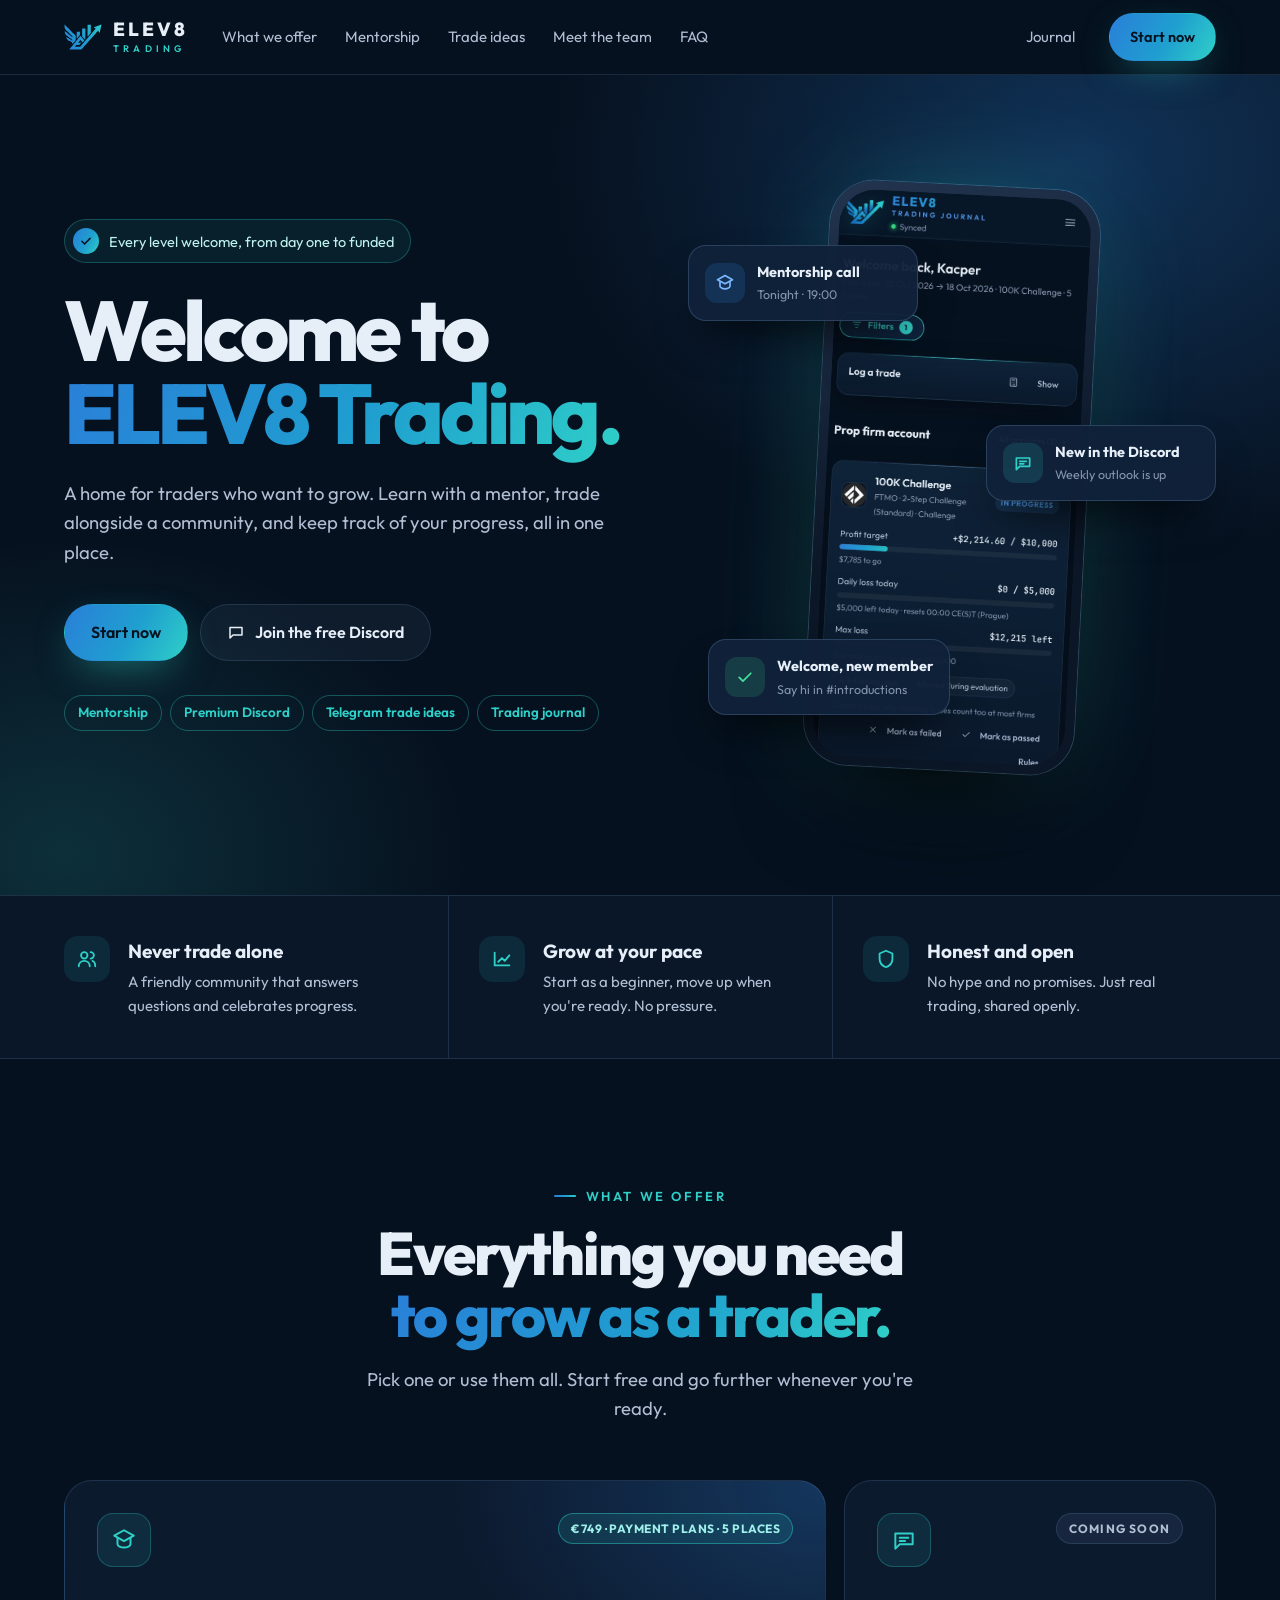
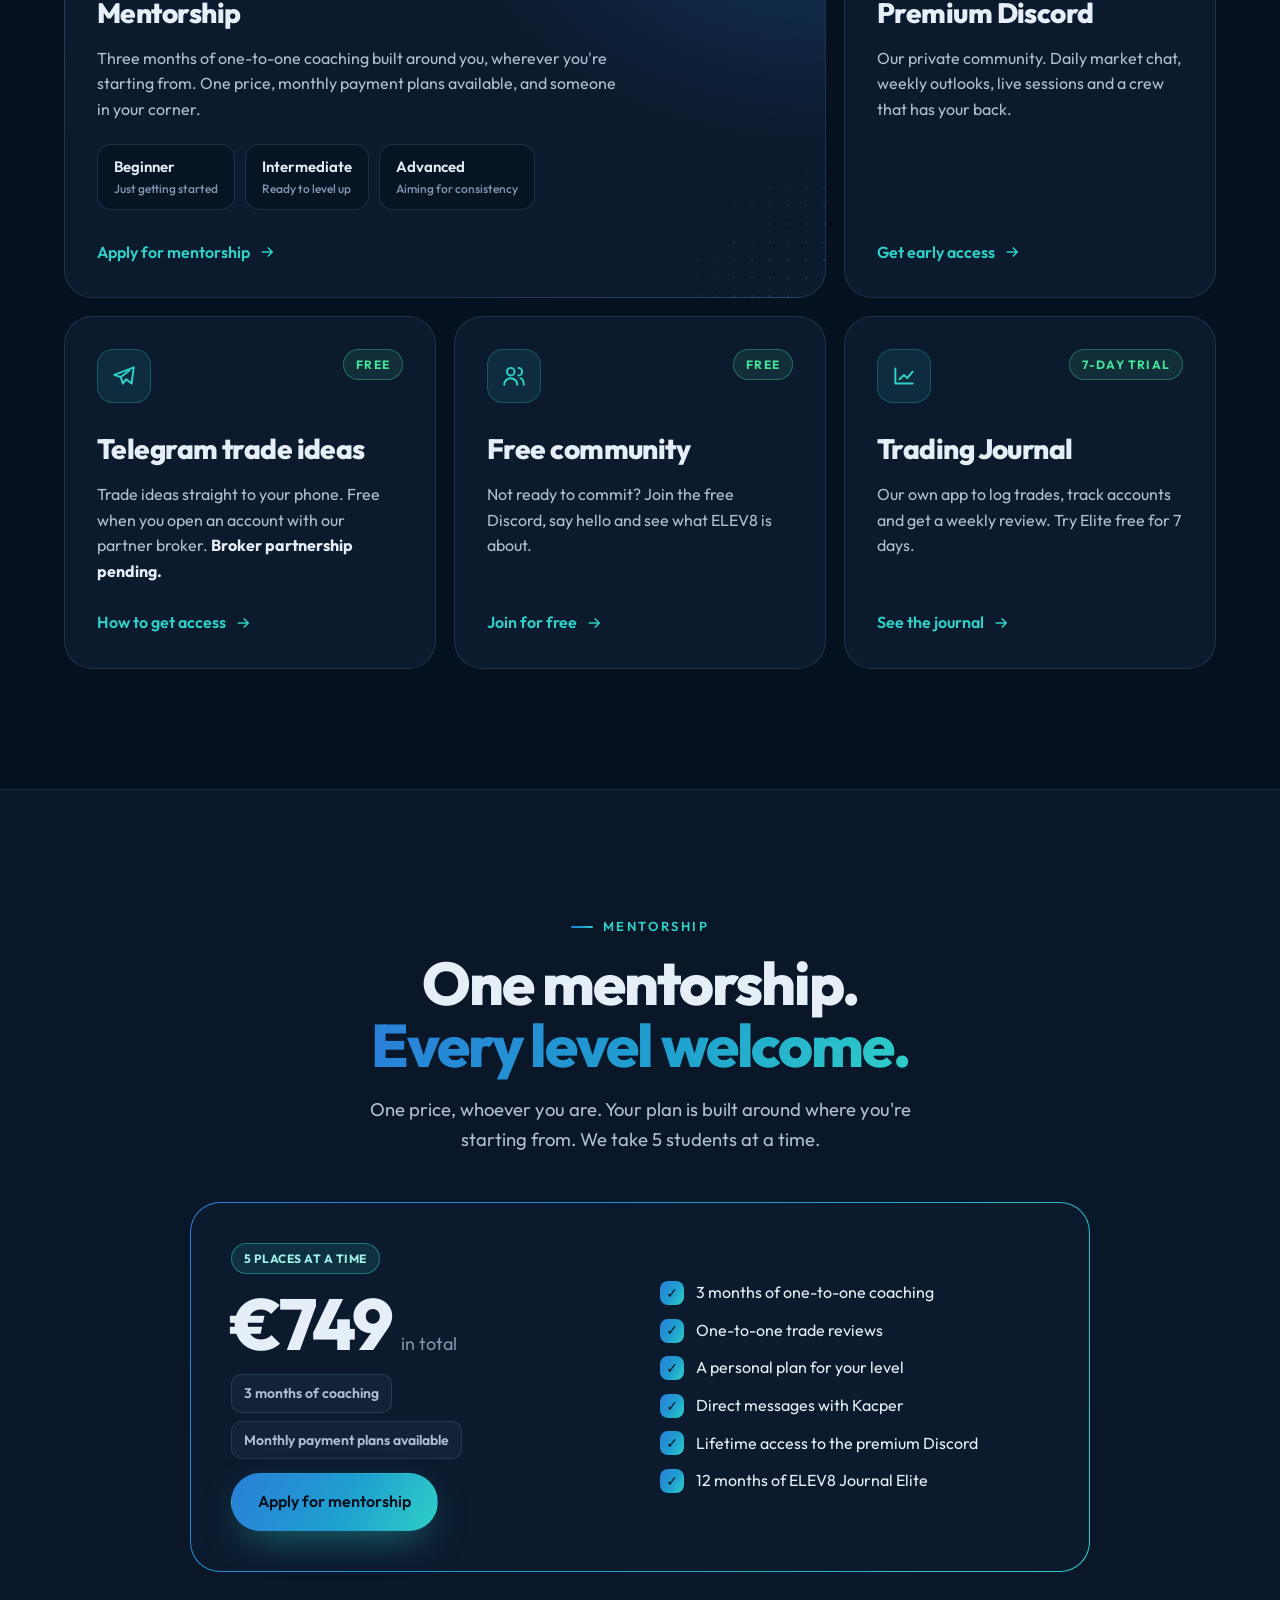
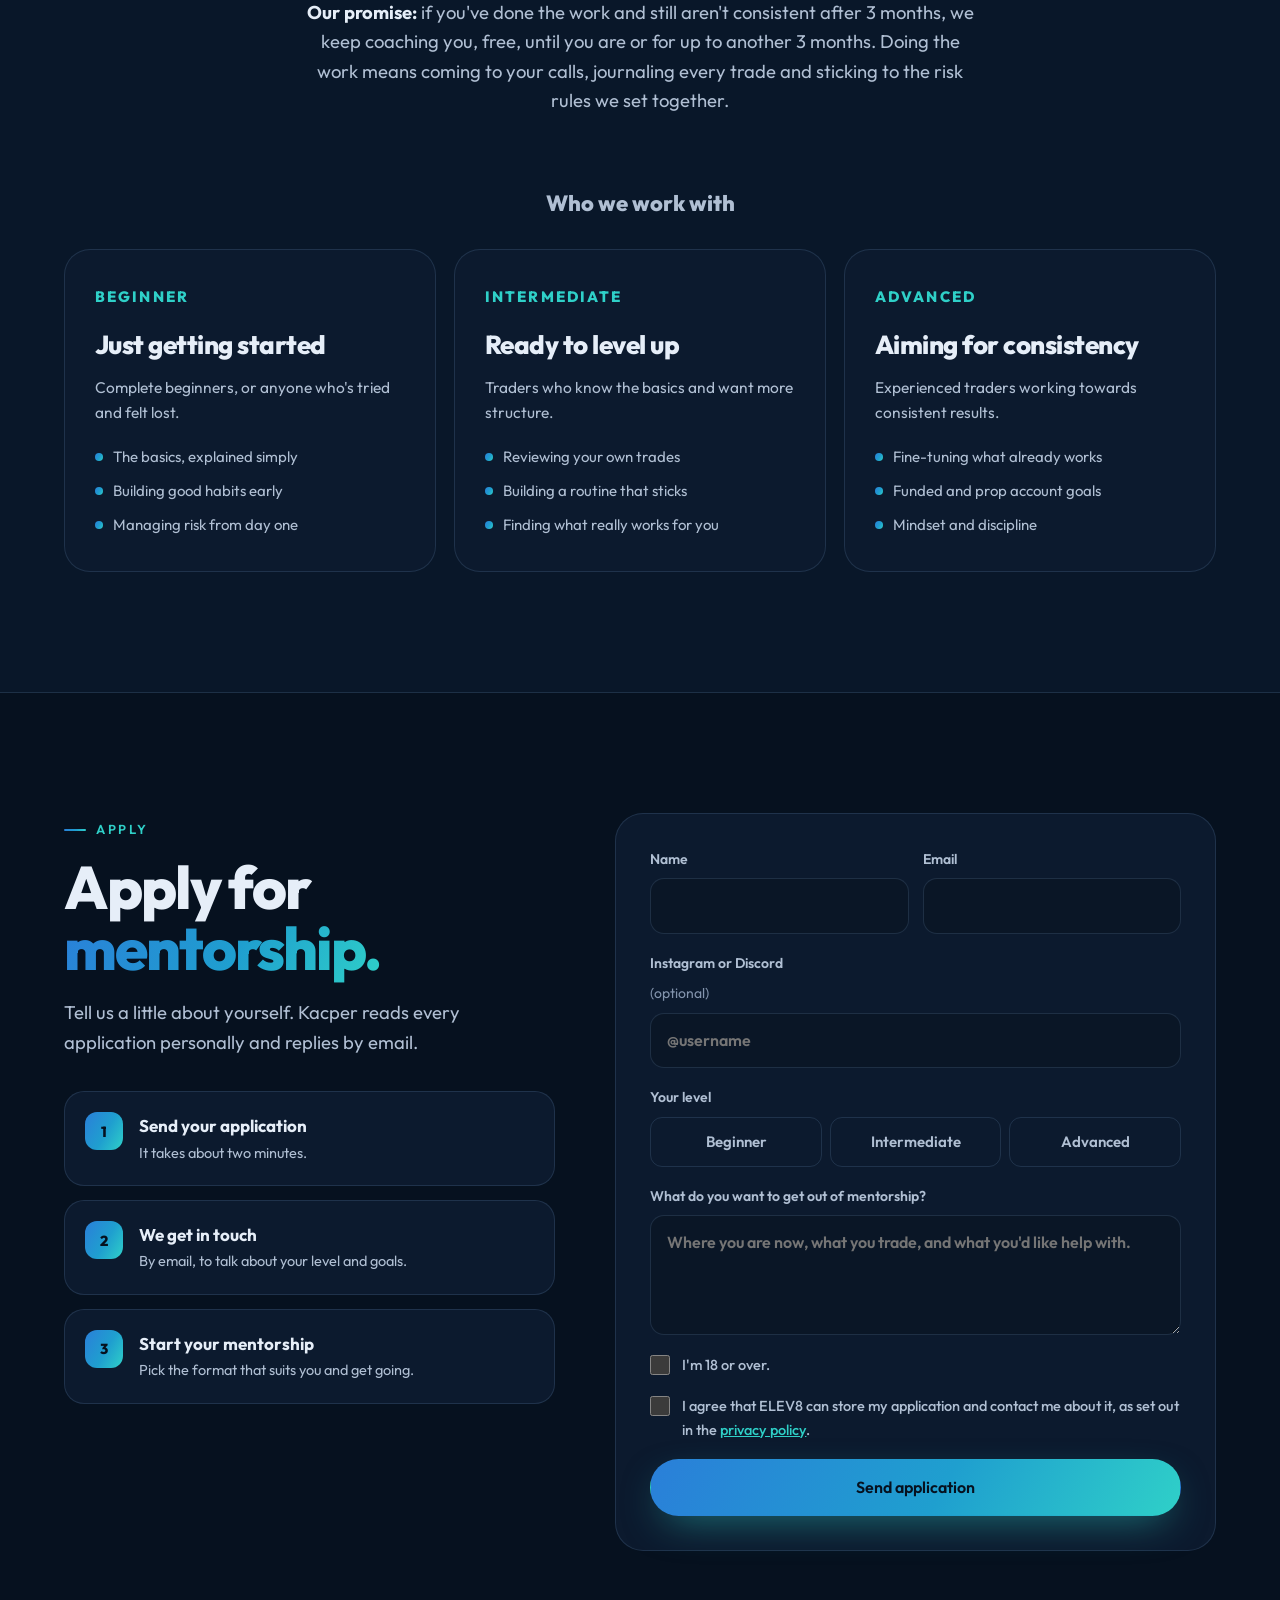
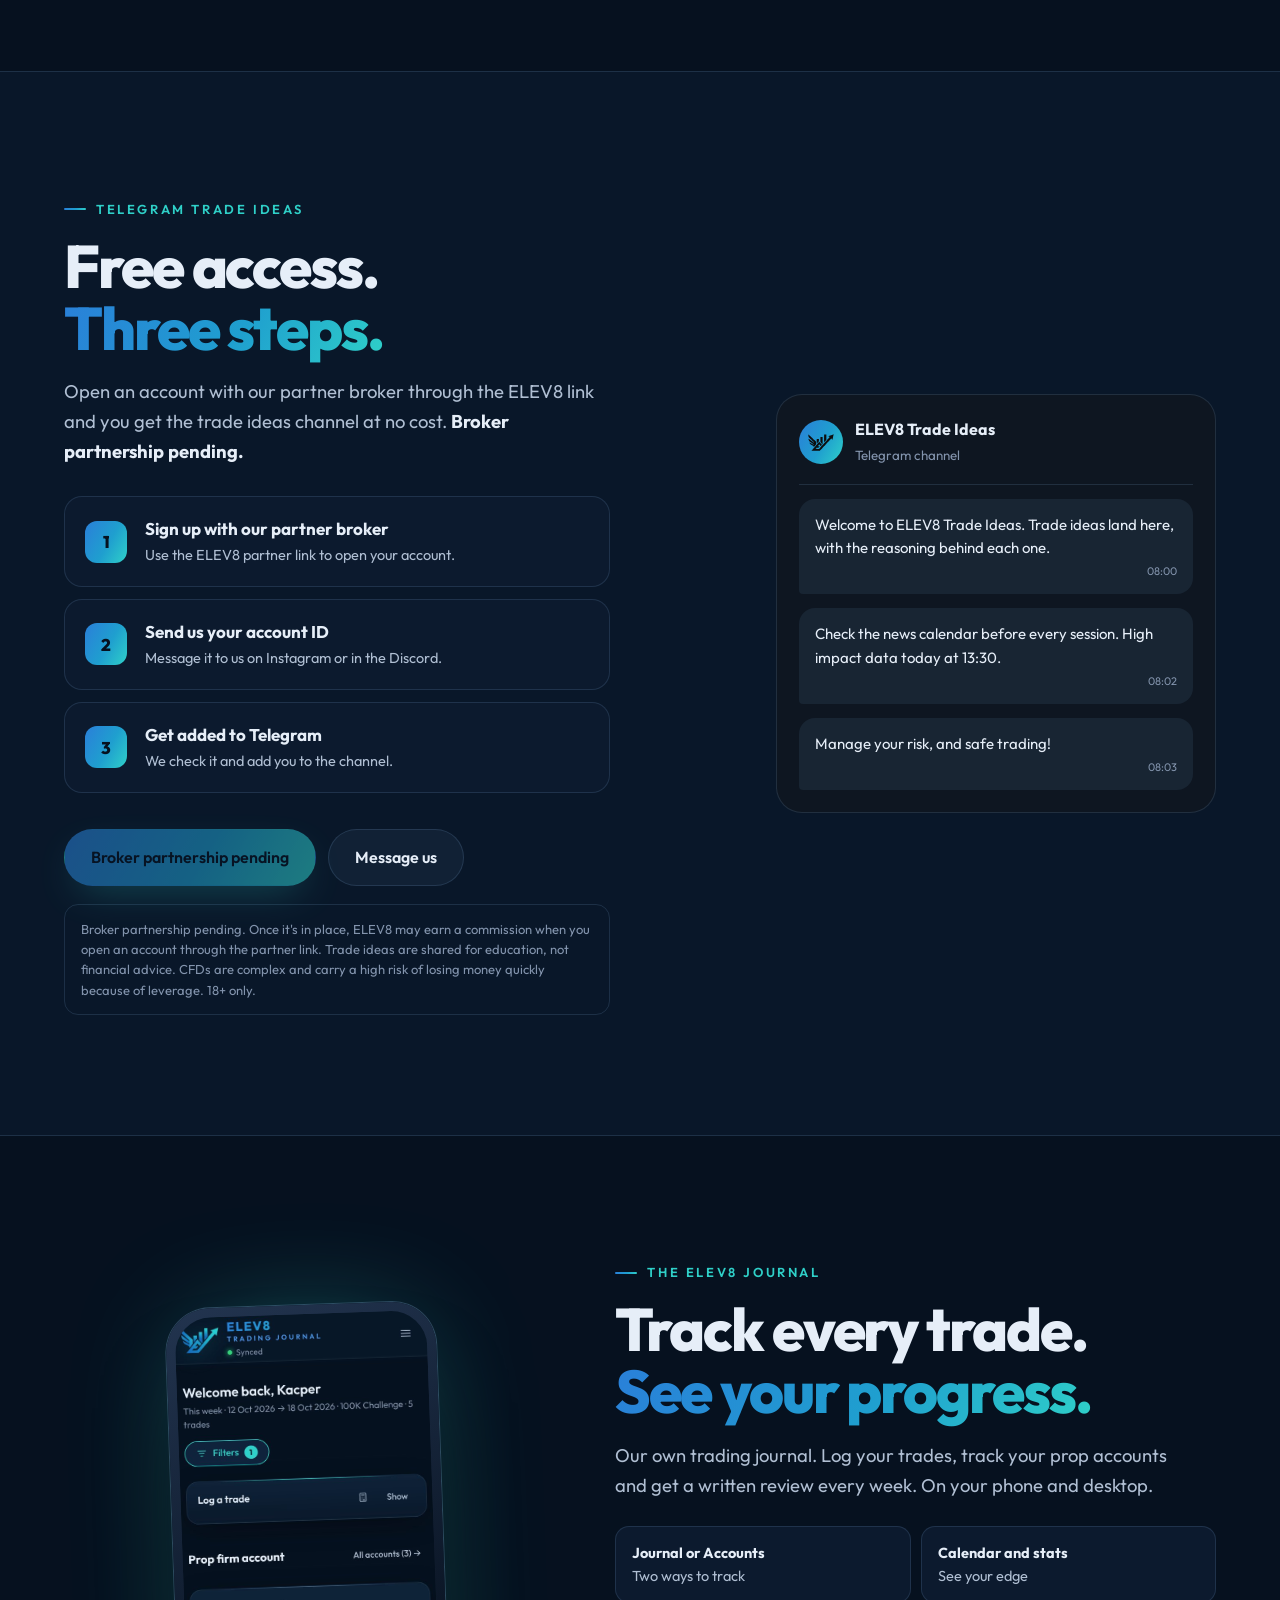
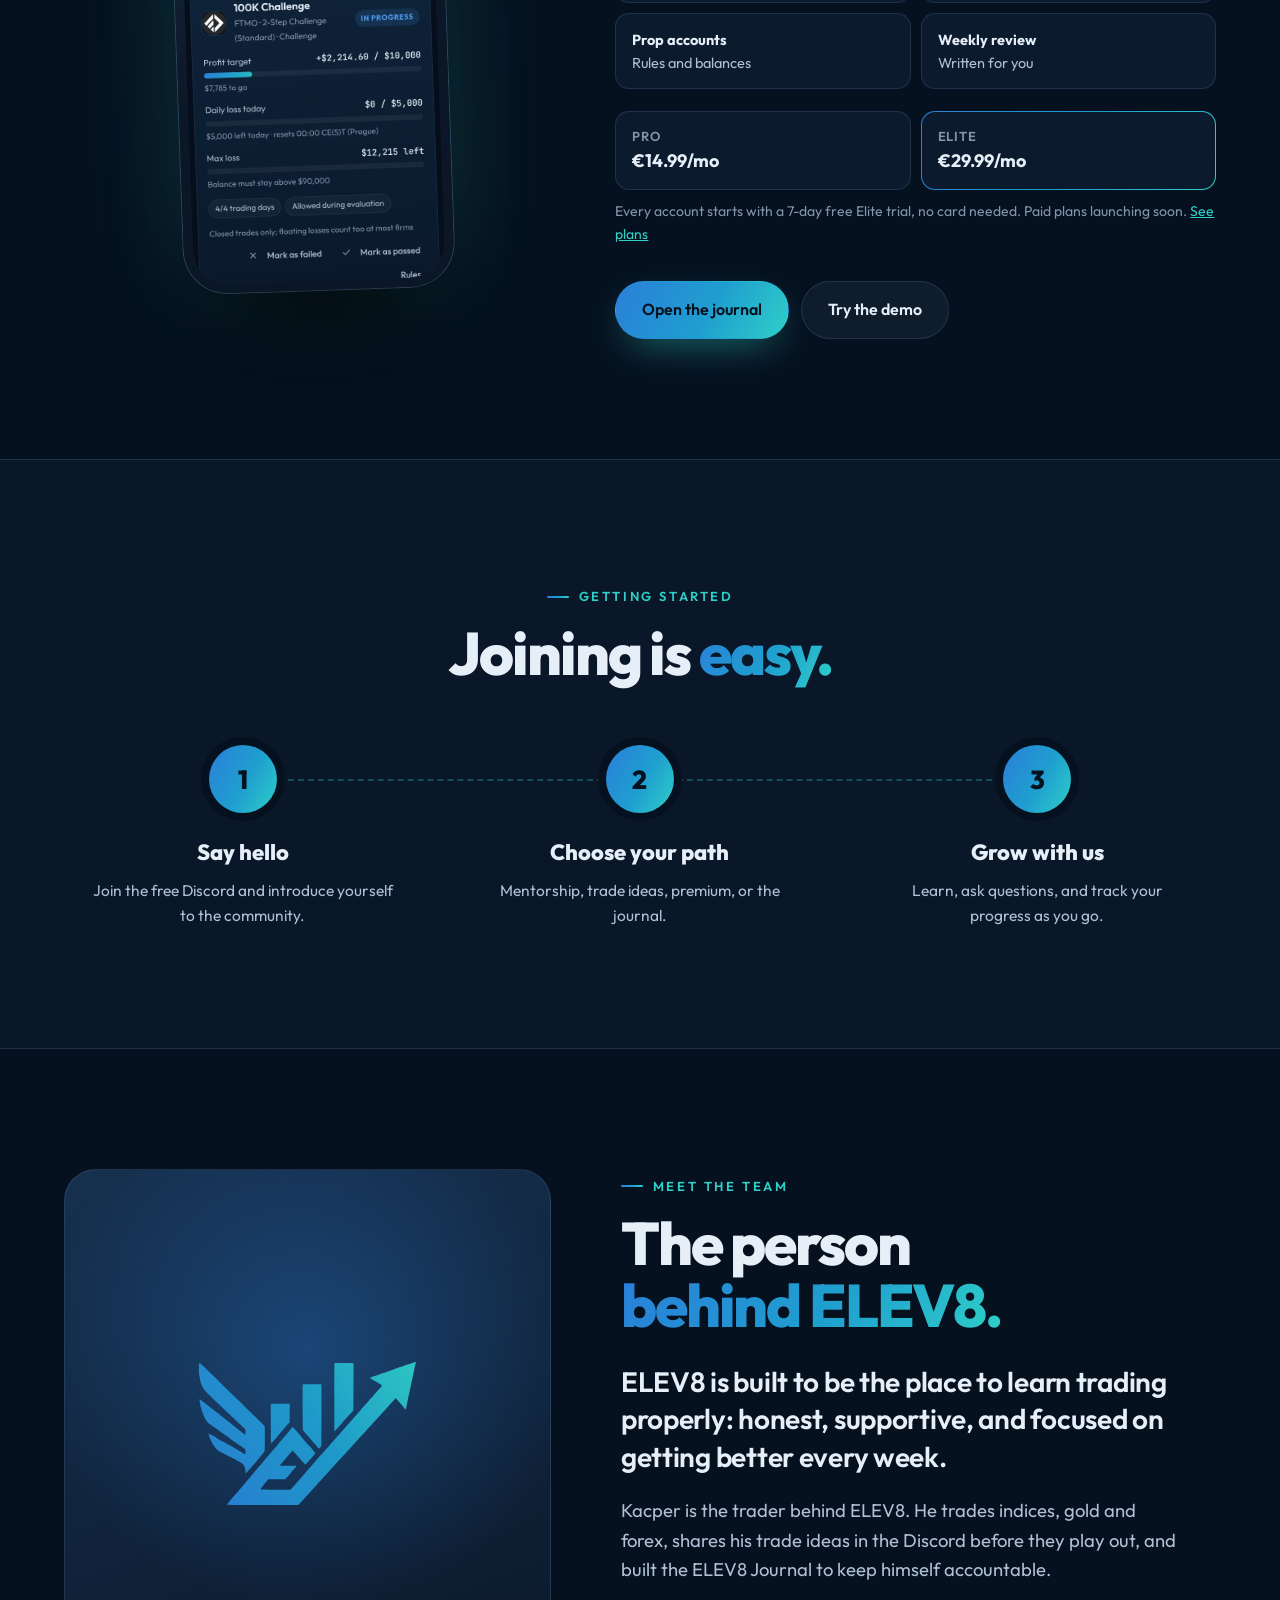
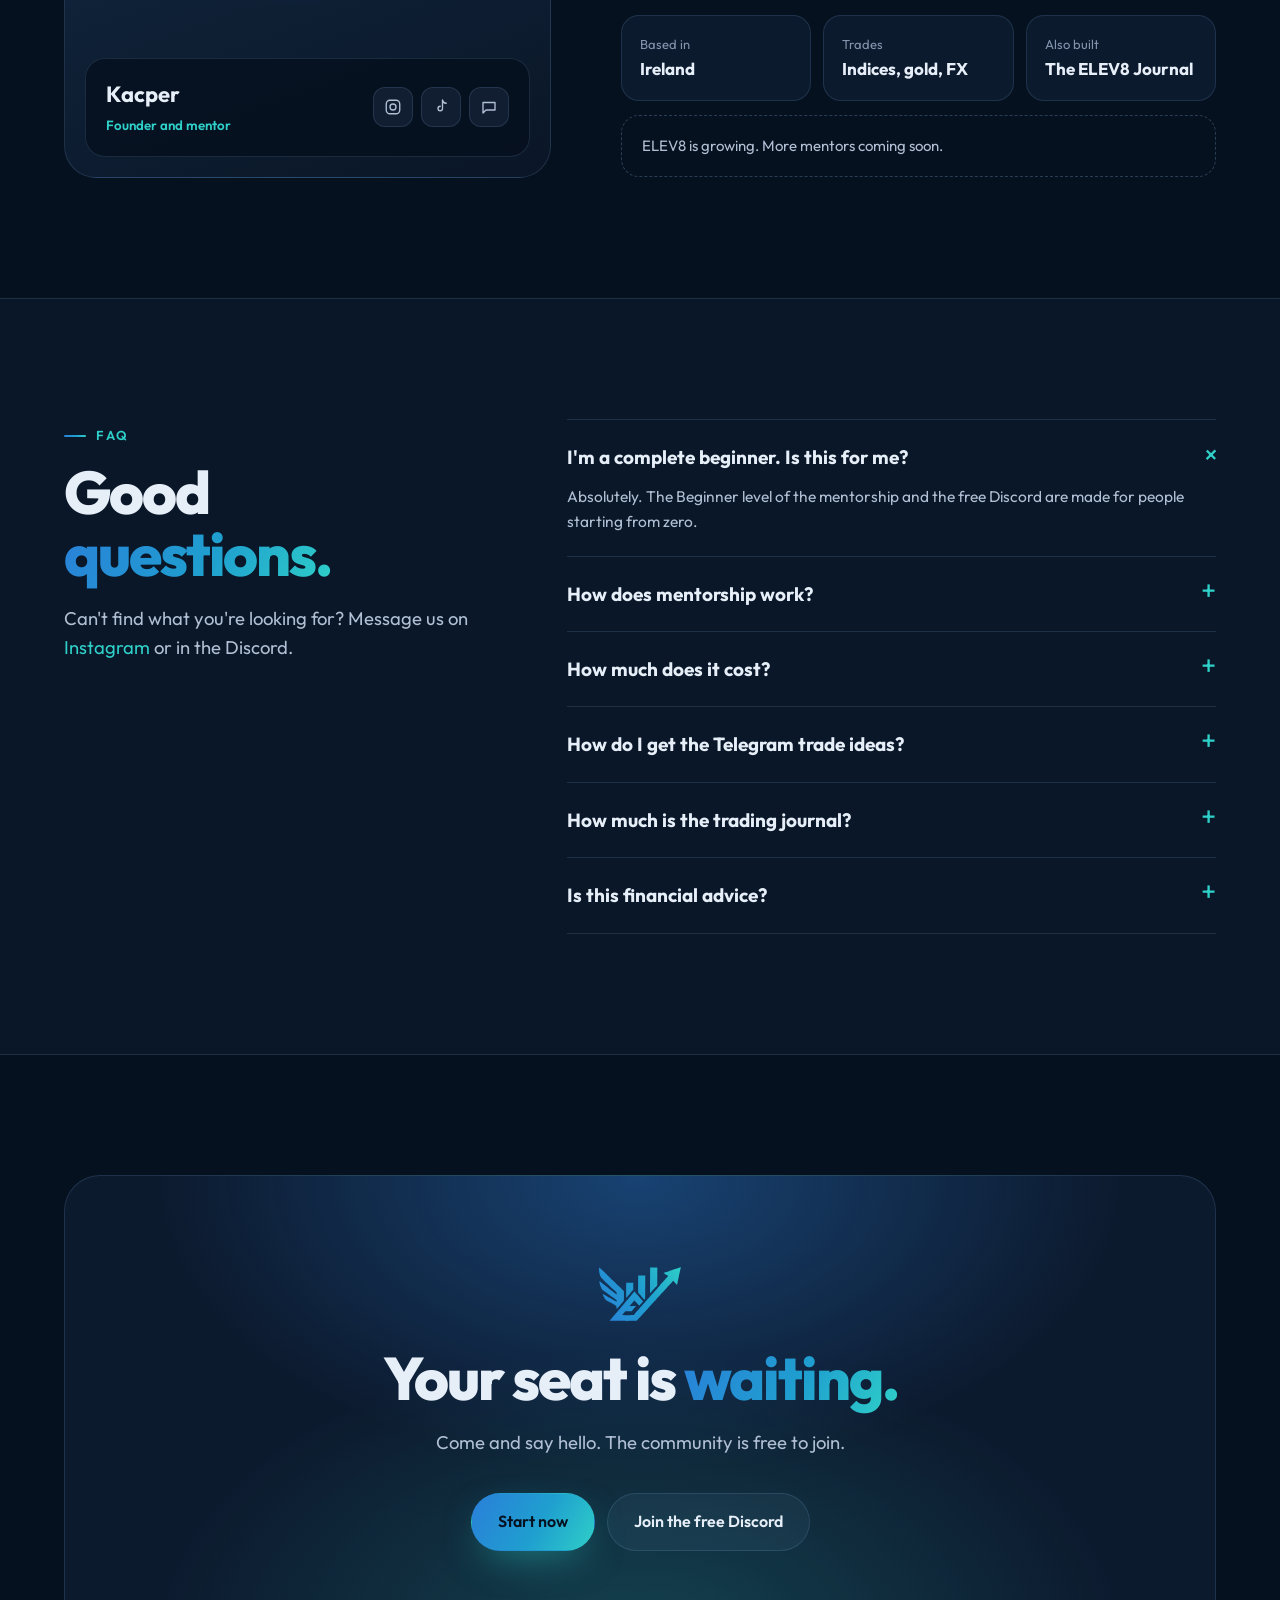
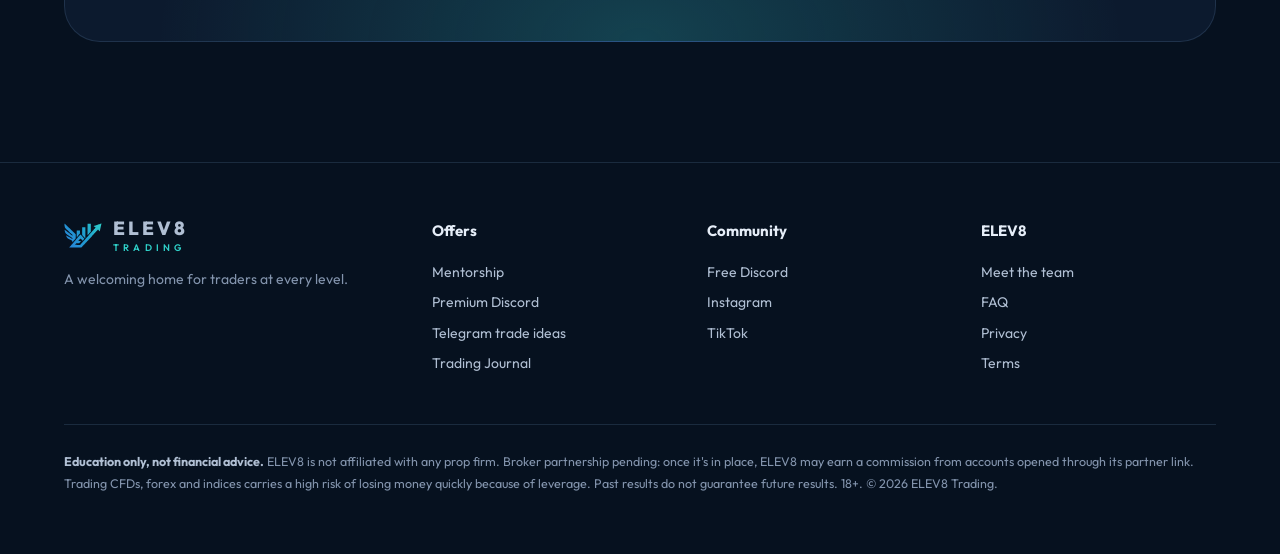
<file: docs/index.html>
<!doctype html>
<html lang="en">
<head>
<meta charset="utf-8">
<meta name="google-site-verification" content="yk6y5cfmef0E_sP-yiHkpyOEXiR1YX9Fj-0jIjyDkGA">
<meta http-equiv="Content-Security-Policy" content="default-src 'self'; script-src 'self' https://static.cloudflareinsights.com; style-src 'self' 'unsafe-inline'; font-src 'self'; img-src 'self' data:; connect-src https://jkxcoebilwcqeeziqhwn.supabase.co https://cloudflareinsights.com; form-action 'none'; base-uri 'self'; object-src 'none'; frame-src 'none'; upgrade-insecure-requests">
<meta name="referrer" content="strict-origin-when-cross-origin">
<script src="assets/guard.js?v=9ac472e147"></script>
<meta name="viewport" content="width=device-width,initial-scale=1,viewport-fit=cover">
<title>ELEV8 Trading · Mentorship, community and tools for traders</title>
<meta name="description" content="A welcoming home for traders at every level. Mentorship from beginner to advanced, a premium Discord, Telegram trade ideas and the ELEV8 Journal.">
<meta name="theme-color" content="#06111f">
<meta property="og:type" content="website">
<meta property="og:title" content="ELEV8 Trading">
<meta property="og:description" content="Mentorship, community and tools for traders at every level.">
<meta property="og:image" content="https://elev8trading.app/assets/og.png">
<meta property="og:url" content="https://elev8trading.app/">
<link rel="canonical" href="https://elev8trading.app/">
<meta name="twitter:card" content="summary_large_image">
<link rel="icon" href="assets/mark.svg" type="image/svg+xml">
<link rel="icon" href="assets/favicon-32.png" sizes="32x32">
<link rel="apple-touch-icon" href="assets/apple-touch-icon.png">
<link rel="preload" href="assets/fonts/outfit-latin.woff2" as="font" type="font/woff2" crossorigin>
<link rel="stylesheet" href="assets/fonts.css?v=2f3c7e2cea">
<link rel="stylesheet" href="assets/style.css?v=dbc4b7163a">
<script src="assets/main.js?v=7ed726b07c" defer></script>
</head>
<body>

<header class="nav"><div class="wrap">
<a class="lg" href="#top" aria-label="ELEV8 Trading home"><img src="assets/mark.svg" alt=""><span>ELEV8<small>TRADING</small></span></a>
<nav aria-label="Main"><a href="#offer">What we offer</a><a href="#mentorship">Mentorship</a><a href="#trade-ideas">Trade ideas</a><a href="#team">Meet the team</a><a href="#faq">FAQ</a></nav>
<span class="sp"></span><a class="ghost" href="https://elev8tradingjournal.com/">Journal</a><a class="btn p" href="#offer">Start now</a></div></header>

<main id="top">
<div class="hero"><div class="wrap">
<div><span class="hello"><i><svg viewBox="0 0 24 24"><path d="M5 12.5l4.5 4.5L19 7.5"/></svg></i>Every level welcome, from day one to funded</span>
<h1>Welcome to<br><span class="g">ELEV8 Trading.</span></h1>
<p class="lead">A home for traders who want to grow. Learn with a mentor, trade alongside a community, and keep track of your progress, all in one place.</p>
<div class="ctas"><a class="btn p" href="#offer">Start now</a><a class="btn" href="https://discord.gg/wYvXZ4xwF" target="_blank" rel="noopener"><svg viewBox="0 0 24 24"><path d="M4 6h16v10H8l-4 4V6z"/></svg>Join the free Discord</a></div>
<div class="pills"><span>Mentorship</span><span>Premium Discord</span><span>Telegram trade ideas</span><span>Trading journal</span></div></div>

<div class="scene" aria-hidden="true">
<div class="phone"><div><img src="assets/journal-phone.jpg" alt=""></div></div>
<div class="fl" style="left:0;top:70px"><span class="ic" style="background:rgba(42,127,217,.18)"><svg viewBox="0 0 24 24" style="stroke:#7cb8ff"><path d="M12 3l9 5-9 5-9-5 9-5z"/><path d="M6 10.5V16c0 1.5 3 3 6 3s6-1.5 6-3v-5.5"/></svg></span><div><b>Mentorship call</b><small>Tonight · 19:00</small></div></div>
<div class="fl" style="right:0;top:250px"><span class="ic" style="background:rgba(47,208,200,.15)"><svg viewBox="0 0 24 24" style="stroke:#2fd0c8"><path d="M4 6h16v10H8l-4 4V6z"/><path d="M8 10h8M8 13h5"/></svg></span><div><b>New in the Discord</b><small>Weekly outlook is up</small></div></div>
<div class="fl" style="left:20px;bottom:60px"><span class="ic" style="background:rgba(69,227,155,.14)"><svg viewBox="0 0 24 24" style="stroke:#45e39b"><path d="M5 12.5l4.5 4.5L19 7.5"/></svg></span><div><b>Welcome, new member</b><small>Say hi in #introductions</small></div></div>
</div></div></div>

<div class="vals alt"><div class="wrap">
<div><span class="ic2"><svg viewBox="0 0 24 24"><circle cx="9" cy="8" r="3.5"/><path d="M3 20c0-3.5 2.7-6 6-6s6 2.5 6 6"/><path d="M16 4.5a3.5 3.5 0 010 7M18 14c2 .8 3 2.8 3 6"/></svg></span><div><b>Never trade alone</b><p>A friendly community that answers questions and celebrates progress.</p></div></div>
<div><span class="ic2"><svg viewBox="0 0 24 24"><path d="M4 19V5M4 19h16"/><path d="M8 15l4-4 3 3 5-6"/></svg></span><div><b>Grow at your pace</b><p>Start as a beginner, move up when you're ready. No pressure.</p></div></div>
<div><span class="ic2"><svg viewBox="0 0 24 24"><path d="M12 3l7 3v6c0 4.5-3 7.5-7 9-4-1.5-7-4.5-7-9V6l7-3z"/></svg></span><div><b>Honest and open</b><p>No hype and no promises. Just real trading, shared openly.</p></div></div>
</div></div>

<section id="offer"><div class="wrap">
<div class="center"><span class="eb">What we offer</span><h2 style="margin:18px 0">Everything you need<br><span class="g">to grow as a trader.</span></h2>
<p class="lead">Pick one or use them all. Start free and go further whenever you're ready.</p></div>
<div class="bento">
<div class="of big"><div class="tp"><span class="ic"><svg viewBox="0 0 24 24"><path d="M12 3l9 5-9 5-9-5 9-5z"/><path d="M6 10.5V16c0 1.5 3 3 6 3s6-1.5 6-3v-5.5"/></svg></span><span class="badge pr">€749 · payment plans · 5 places</span></div>
<h3>Mentorship</h3><p style="max-width:520px">Three months of one-to-one coaching built around you, wherever you're starting from. One price, monthly payment plans available, and someone in your corner.</p>
<div class="lv"><span>Beginner<i>Just getting started</i></span><span>Intermediate<i>Ready to level up</i></span><span>Advanced<i>Aiming for consistency</i></span></div>
<a class="lnk" href="#apply">Apply for mentorship <svg viewBox="0 0 24 24"><path d="M5 12h14M13 6l6 6-6 6"/></svg></a><span class="dots"></span></div>
<div class="of s2"><div class="tp"><span class="ic"><svg viewBox="0 0 24 24"><path d="M4 6h16v10H8l-4 4V6z"/><path d="M8 10h8M8 13h5"/></svg></span><span class="badge">Coming soon</span></div>
<h3>Premium Discord</h3><p>Our private community. Daily market chat, weekly outlooks, live sessions and a crew that has your back.</p>
<a class="lnk" href="https://discord.gg/wYvXZ4xwF" target="_blank" rel="noopener">Get early access <svg viewBox="0 0 24 24"><path d="M5 12h14M13 6l6 6-6 6"/></svg></a></div>
<div class="of s2"><div class="tp"><span class="ic"><svg viewBox="0 0 24 24"><path d="M21 4L3 11l6 2 2 6 3-4 5 4 2-15z"/><path d="M9 13l8-6"/></svg></span><span class="badge fr">Free</span></div>
<h3>Telegram trade ideas</h3><p>Trade ideas straight to your phone. Free when you open an account with our partner broker. <b style="color:var(--text)">Broker partnership pending.</b></p>
<a class="lnk" href="#trade-ideas">How to get access <svg viewBox="0 0 24 24"><path d="M5 12h14M13 6l6 6-6 6"/></svg></a></div>
<div class="of s2"><div class="tp"><span class="ic"><svg viewBox="0 0 24 24"><circle cx="9" cy="8" r="3.5"/><path d="M3 20c0-3.5 2.7-6 6-6s6 2.5 6 6"/><path d="M16 4.5a3.5 3.5 0 010 7M18 14c2 .8 3 2.8 3 6"/></svg></span><span class="badge fr">Free</span></div>
<h3>Free community</h3><p>Not ready to commit? Join the free Discord, say hello and see what ELEV8 is about.</p>
<a class="lnk" href="https://discord.gg/wYvXZ4xwF" target="_blank" rel="noopener">Join for free <svg viewBox="0 0 24 24"><path d="M5 12h14M13 6l6 6-6 6"/></svg></a></div>
<div class="of s2"><div class="tp"><span class="ic"><svg viewBox="0 0 24 24"><path d="M4 19V5M4 19h16"/><path d="M8 15l4-4 3 3 5-6"/></svg></span><span class="badge fr">7-day trial</span></div>
<h3>Trading Journal</h3><p>Our own app to log trades, track accounts and get a weekly review. Try Elite free for 7 days.</p>
<a class="lnk" href="#journal">See the journal <svg viewBox="0 0 24 24"><path d="M5 12h14M13 6l6 6-6 6"/></svg></a></div>
</div></div></section>

<section class="alt" id="mentorship"><div class="wrap">
<div class="center"><span class="eb">Mentorship</span><h2 style="margin:18px 0">One mentorship.<br><span class="g">Every level welcome.</span></h2>
<p class="lead">One price, whoever you are. Your plan is built around where you're starting from. We take 5 students at a time.</p></div>
<div class="flat">
<div class="fp"><div class="fpl"><span class="badge pr">5 places at a time</span><div class="amt"><b>€749</b><span>in total</span></div><div class="then"><span>3 months of coaching</span><span>Monthly payment plans available</span></div>
<a class="btn p" href="#apply">Apply for mentorship</a></div>
<ul class="inc"><li>3 months of one-to-one coaching</li><li>One-to-one trade reviews</li><li>A personal plan for your level</li><li>Direct messages with Kacper</li><li>Lifetime access to the premium Discord</li><li>12 months of ELEV8 Journal Elite</li></ul></div>
<p class="lead" style="margin:26px auto 0;text-align:center;max-width:680px"><b style="color:var(--text)">Our promise:</b> if you've done the work and still aren't consistent after 3 months, we keep coaching you, free, until you are or for up to another 3 months. Doing the work means coming to your calls, journaling every trade and sticking to the risk rules we set together.</p>
</div>
<h3 class="who">Who we work with</h3>
<div class="pathg">
<div class="pc"><span class="k">Beginner</span><h3>Just getting started</h3><p>Complete beginners, or anyone who's tried and felt lost.</p>
<ul><li>The basics, explained simply</li><li>Building good habits early</li><li>Managing risk from day one</li></ul></div>
<div class="pc"><span class="k">Intermediate</span><h3>Ready to level up</h3><p>Traders who know the basics and want more structure.</p>
<ul><li>Reviewing your own trades</li><li>Building a routine that sticks</li><li>Finding what really works for you</li></ul></div>
<div class="pc"><span class="k">Advanced</span><h3>Aiming for consistency</h3><p>Experienced traders working towards consistent results.</p>
<ul><li>Fine-tuning what already works</li><li>Funded and prop account goals</li><li>Mindset and discipline</li></ul></div></div>
</div></section>

<section id="apply"><div class="wrap apply">
<div><span class="eb">Apply</span><h2 style="margin:18px 0">Apply for<br><span class="g">mentorship.</span></h2>
<p class="lead">Tell us a little about yourself. Kacper reads every application personally and replies by email.</p>
<div class="side">
<div><span class="n">1</span><p><b>Send your application</b><span>It takes about two minutes.</span></p></div>
<div><span class="n">2</span><p><b>We get in touch</b><span>By email, to talk about your level and goals.</span></p></div>
<div><span class="n">3</span><p><b>Start your mentorship</b><span>Pick the format that suits you and get going.</span></p></div></div></div>

<div id="applyBox">
<form class="form" id="applyForm" novalidate>
<div class="two"><label>Name<input type="text" name="name" maxlength="80" autocomplete="name" required></label>
<label>Email<input type="email" name="email" maxlength="200" autocomplete="email" required></label></div>
<label>Instagram or Discord <span style="font-weight:400;color:var(--mu)">(optional)</span><input type="text" name="handle" maxlength="80" placeholder="@username"></label>
<fieldset><legend>Your level</legend><div class="seg">
<input type="radio" name="level" id="lv1" value="beginner" required><label for="lv1">Beginner</label>
<input type="radio" name="level" id="lv2" value="intermediate"><label for="lv2">Intermediate</label>
<input type="radio" name="level" id="lv3" value="advanced"><label for="lv3">Advanced</label></div></fieldset>
<label>What do you want to get out of mentorship?<textarea name="goals" maxlength="1500" required placeholder="Where you are now, what you trade, and what you'd like help with."></textarea></label>
<div class="hp" aria-hidden="true"><label>Leave this empty<input type="text" name="website" tabindex="-1" autocomplete="off"></label></div>
<label class="chk"><input type="checkbox" name="age" required><span>I'm 18 or over.</span></label>
<label class="chk"><input type="checkbox" name="consent" required><span>I agree that ELEV8 can store my application and contact me about it, as set out in the <a href="privacy/">privacy policy</a>.</span></label>
<div class="msg err" id="applyErr" role="alert" hidden></div>
<button class="btn p" type="submit" id="applyBtn">Send application</button>
</form>
<div class="done" id="applyDone" hidden tabindex="-1"><div class="tick"><svg viewBox="0 0 24 24"><path d="M5 12.5l4.5 4.5L19 7.5"/></svg></div>
<h3>Application sent</h3><p>Thanks! Kacper will read it and get back to you by email. In the meantime, come and say hello in the free Discord.</p>
<div class="ctas" style="justify-content:center;margin-top:24px"><a class="btn" href="https://discord.gg/wYvXZ4xwF" target="_blank" rel="noopener">Join the free Discord</a></div></div>
</div></div></section>

<section class="alt" id="trade-ideas"><div class="wrap sig">
<div><span class="eb">Telegram trade ideas</span><h2 style="margin:18px 0">Free access.<br><span class="g">Three steps.</span></h2>
<p class="lead">Open an account with our partner broker through the ELEV8 link and you get the trade ideas channel at no cost. <b style="color:var(--text)">Broker partnership pending.</b></p>
<div class="how3">
<div class="h3"><span class="n">1</span><p><b>Sign up with our partner broker</b><span>Use the ELEV8 partner link to open your account.</span></p></div>
<div class="h3"><span class="n">2</span><p><b>Send us your account ID</b><span>Message it to us on Instagram or in the Discord.</span></p></div>
<div class="h3"><span class="n">3</span><p><b>Get added to Telegram</b><span>We check it and add you to the channel.</span></p></div></div>
<div class="ctas"><a class="btn p" id="brokerBtn" href="#trade-ideas" aria-disabled="true">Broker partnership pending</a><a class="btn" href="https://www.instagram.com/elev8trading_/" target="_blank" rel="noopener">Message us</a></div>
<p class="note">Broker partnership pending. Once it's in place, ELEV8 may earn a commission when you open an account through the partner link. Trade ideas are shared for education, not financial advice. CFDs are complex and carry a high risk of losing money quickly because of leverage. 18+ only.</p></div>
<div class="tg" aria-hidden="true"><div class="bar2"><span class="av"><img src="assets/mark.svg" alt=""></span><div><b>ELEV8 Trade Ideas</b><small>Telegram channel</small></div></div>
<div class="bub">Welcome to ELEV8 Trade Ideas. Trade ideas land here, with the reasoning behind each one.<time>08:00</time></div>
<div class="bub">Check the news calendar before every session. High impact data today at 13:30.<time>08:02</time></div>
<div class="bub">Manage your risk, and safe trading!<time>08:03</time></div></div>
</div></section>

<section id="journal"><div class="wrap jr">
<div class="ph2"><div class="phone st"><div><img src="assets/journal-phone.jpg" alt="The ELEV8 Journal on a phone, showing an account overview" loading="lazy"></div></div></div>
<div><span class="eb">The ELEV8 Journal</span><h2 style="margin:18px 0">Track every trade.<br><span class="g">See your progress.</span></h2>
<p class="lead">Our own trading journal. Log your trades, track your prop accounts and get a written review every week. On your phone and desktop.</p>
<div class="feat"><div><b>Journal or Accounts</b>Two ways to track</div><div><b>Calendar and stats</b>See your edge</div><div><b>Prop accounts</b>Rules and balances</div><div><b>Weekly review</b>Written for you</div></div>
<div class="plans two"><span><b>Pro</b>€14.99/mo</span><span class="el"><b>Elite</b>€29.99/mo</span></div><p class="plansn">Every account starts with a 7-day free Elite trial, no card needed. Paid plans launching soon. <a href="https://elev8tradingjournal.com/home/#pricing">See plans</a></p>
<div class="ctas"><a class="btn p" href="https://elev8tradingjournal.com/?signup">Open the journal</a><a class="btn" href="https://elev8tradingjournal.com/?demo">Try the demo</a></div></div></div></section>

<section class="alt"><div class="wrap">
<div class="center"><span class="eb">Getting started</span><h2 style="margin-top:18px">Joining is <span class="g">easy.</span></h2></div>
<div class="start">
<div class="sp1"><div class="n">1</div><h3>Say hello</h3><p>Join the free Discord and introduce yourself to the community.</p></div>
<div class="sp1"><div class="n">2</div><h3>Choose your path</h3><p>Mentorship, trade ideas, premium, or the journal.</p></div>
<div class="sp1"><div class="n">3</div><h3>Grow with us</h3><p>Learn, ask questions, and track your progress as you go.</p></div></div>
</div></section>

<section id="team"><div class="wrap team">
<div class="photo"><img src="assets/mark.svg" alt="">
<div class="nm"><div><b>Kacper</b><small>Founder and mentor</small></div><div class="soc">
<a href="https://www.instagram.com/elev8trading_/" target="_blank" rel="noopener" aria-label="ELEV8 on Instagram"><svg viewBox="0 0 24 24"><rect x="3" y="3" width="18" height="18" rx="5"/><circle cx="12" cy="12" r="4"/></svg></a>
<a href="https://www.tiktok.com/@elev8_trading" target="_blank" rel="noopener" aria-label="ELEV8 on TikTok"><svg viewBox="0 0 24 24"><path d="M14 3v11a3 3 0 11-3-3"/><path d="M14 3c.5 2.5 2.5 4 5 4"/></svg></a>
<a href="https://discord.gg/wYvXZ4xwF" target="_blank" rel="noopener" aria-label="ELEV8 Discord"><svg viewBox="0 0 24 24"><path d="M4 6h16v10H8l-4 4V6z"/></svg></a></div></div></div>
<div><span class="eb">Meet the team</span><h2 style="margin-top:18px">The person<br><span class="g">behind ELEV8.</span></h2>
<p class="quote">ELEV8 is built to be the place to learn trading properly: honest, supportive, and focused on getting better every week.</p>
<p class="lead">Kacper is the trader behind ELEV8. He trades indices, gold and forex, shares his trade ideas in the Discord before they play out, and built the ELEV8 Journal to keep himself accountable.</p>
<div class="facts"><div><small>Based in</small><b>Ireland</b></div><div><small>Trades</small><b>Indices, gold, FX</b></div><div><small>Also built</small><b>The ELEV8 Journal</b></div></div>
<p class="grow">ELEV8 is growing. More mentors coming soon.</p></div>
</div></section>

<section class="alt" id="faq"><div class="wrap faqg">
<div><span class="eb">FAQ</span><h2 style="margin:18px 0">Good<br><span class="g">questions.</span></h2><p class="lead">Can't find what you're looking for? Message us on <a href="https://www.instagram.com/elev8trading_/" target="_blank" rel="noopener" style="color:var(--teal)">Instagram</a> or in the Discord.</p></div>
<div class="qa">
<details open><summary>I'm a complete beginner. Is this for me?</summary><p>Absolutely. The Beginner level of the mentorship and the free Discord are made for people starting from zero.</p></details>
<details><summary>How does mentorship work?</summary><p>Fill in the <a href="#apply">application form</a>. Kacper reads every application and replies by email to talk about your level, your goals and when you can start. We take 5 students at a time. You get 3 months of one-to-one coaching, and if you've done the work and still aren't consistent, we keep coaching you, free, for up to another 3 months.</p></details>
<details><summary>How much does it cost?</summary><p>Mentorship is a one-off payment of €749, the same for every level, with monthly payment plans available if you'd rather spread the cost. It includes 3 months of one-to-one coaching, lifetime access to the premium Discord and 12 months of ELEV8 Journal Elite. The free Discord is free, and the Telegram trade ideas will be free through our partner broker (partnership pending). Premium Discord prices are being finalised.</p></details>
<details><summary>How do I get the Telegram trade ideas?</summary><p>Our broker partnership is pending. Once it's in place, you'll open an account with our partner broker using the ELEV8 link, send us your account ID on Instagram or in the Discord, and we'll add you to the channel.</p></details>
<details><summary>How much is the trading journal?</summary><p>The ELEV8 Journal at <a href="https://elev8tradingjournal.com/">elev8tradingjournal.com</a> is €14.99 a month for Pro or €29.99 a month for Elite, and every account starts with a 7-day free Elite trial with no card needed. Paid plans are launching soon, and until then it's free to use.</p></details>
<details><summary>Is this financial advice?</summary><p>No. Everything ELEV8 shares, including mentorship, trade ideas and community posts, is for education only. You make your own decisions and you're responsible for your own risk.</p></details>
</div></div></section>

<div class="cta" style="padding-top:120px"><div class="wrap"><div class="ctab"><img src="assets/mark.svg" alt="">
<h2>Your seat is <span class="g">waiting.</span></h2><p class="lead" style="margin:18px auto 0">Come and say hello. The community is free to join.</p>
<div class="ctas"><a class="btn p" href="#offer">Start now</a><a class="btn" href="https://discord.gg/wYvXZ4xwF" target="_blank" rel="noopener">Join the free Discord</a></div></div></div></div>
</main>

<footer><div class="wrap"><div class="fg">
<div><a class="lg" href="#top"><img src="assets/mark.svg" alt=""><span>ELEV8<small>TRADING</small></span></a><p>A welcoming home for traders at every level.</p></div>
<div><h4>Offers</h4><a href="#mentorship">Mentorship</a><a href="#offer">Premium Discord</a><a href="#trade-ideas">Telegram trade ideas</a><a href="https://elev8tradingjournal.com/">Trading Journal</a></div>
<div><h4>Community</h4><a href="https://discord.gg/wYvXZ4xwF" target="_blank" rel="noopener">Free Discord</a><a href="https://www.instagram.com/elev8trading_/" target="_blank" rel="noopener">Instagram</a><a href="https://www.tiktok.com/@elev8_trading" target="_blank" rel="noopener">TikTok</a></div>
<div><h4>ELEV8</h4><a href="#team">Meet the team</a><a href="#faq">FAQ</a><a href="privacy/">Privacy</a><a href="terms/">Terms</a></div></div>
<div class="legal"><b style="color:var(--t2)">Education only, not financial advice.</b> ELEV8 is not affiliated with any prop firm. Broker partnership pending: once it's in place, ELEV8 may earn a commission from accounts opened through its partner link. Trading CFDs, forex and indices carries a high risk of losing money quickly because of leverage. Past results do not guarantee future results. 18+. © <span id="yr">2026</span> ELEV8 Trading.</div></div></footer>
<script defer src="https://static.cloudflareinsights.com/beacon.min.js" data-cf-beacon='{"token": "a91671da31354831ba3f785c05c27e41"}'></script>
</body>
</html>
</file>
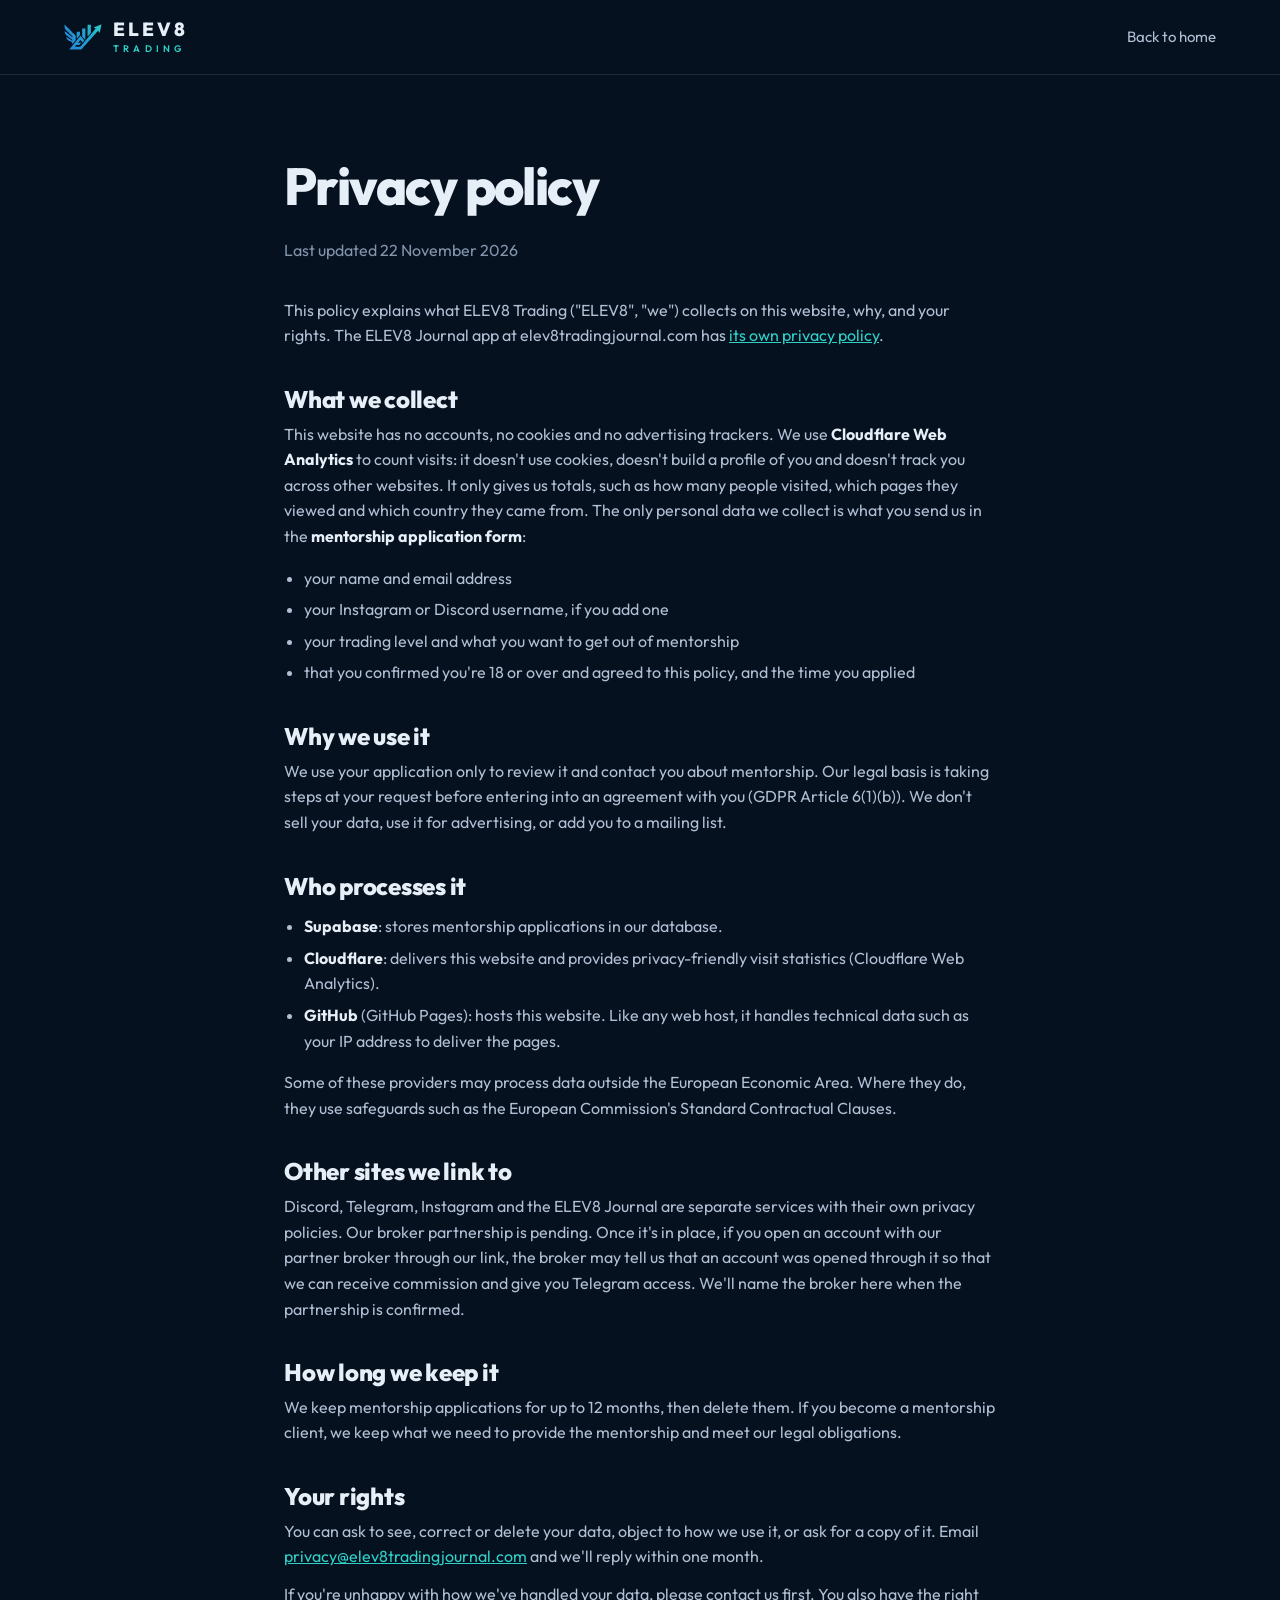
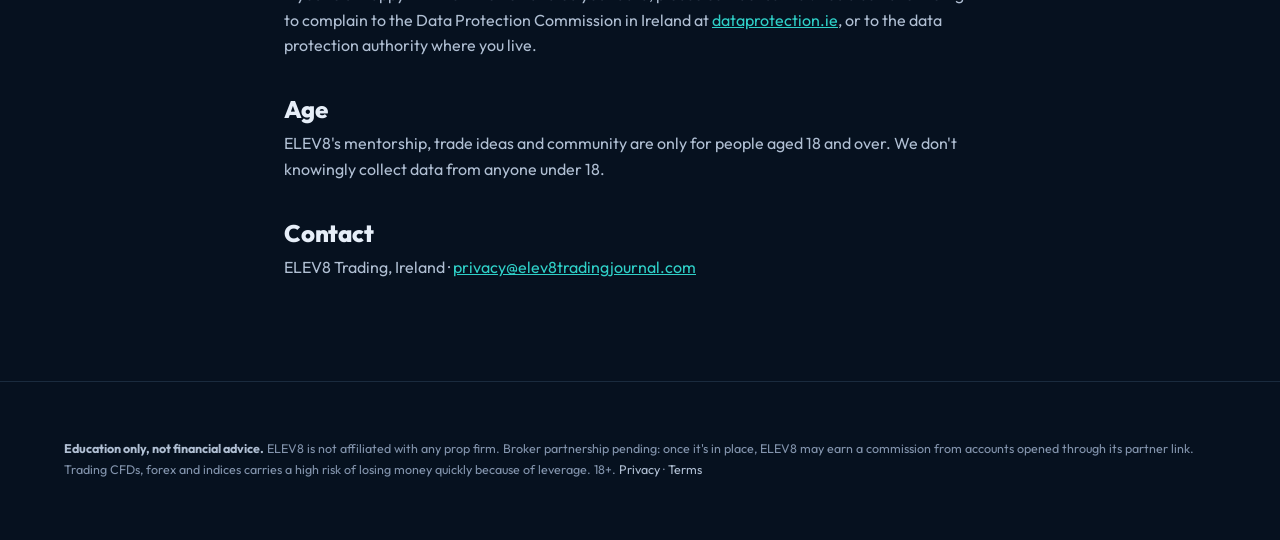
<file: docs/privacy/index.html>
<!doctype html>
<html lang="en">
<head>
<meta charset="utf-8">
<meta http-equiv="Content-Security-Policy" content="default-src 'self'; script-src 'self' https://static.cloudflareinsights.com; style-src 'self' 'unsafe-inline'; font-src 'self'; img-src 'self' data:; connect-src https://cloudflareinsights.com; form-action 'none'; base-uri 'self'; object-src 'none'; frame-src 'none'; upgrade-insecure-requests">
<meta name="referrer" content="strict-origin-when-cross-origin">
<script src="../assets/guard.js?v=9ac472e147"></script>
<meta name="viewport" content="width=device-width,initial-scale=1,viewport-fit=cover">
<title>Privacy policy · ELEV8 Trading</title>
<meta name="theme-color" content="#06111f">
<link rel="canonical" href="https://elev8trading.app/privacy/">
<link rel="icon" href="../assets/mark.svg" type="image/svg+xml">
<link rel="apple-touch-icon" href="../assets/apple-touch-icon.png">
<link rel="stylesheet" href="../assets/fonts.css?v=2f3c7e2cea">
<link rel="stylesheet" href="../assets/style.css?v=dbc4b7163a">
</head>
<body>
<header class="nav"><div class="wrap">
<a class="lg" href="../"><img src="../assets/mark.svg" alt=""><span>ELEV8<small>TRADING</small></span></a>
<span class="sp"></span><a class="ghost" href="../">Back to home</a></div></header>
<main class="doc">
<h1>Privacy policy</h1><p class="upd">Last updated 22 November 2026</p>
<p>This policy explains what ELEV8 Trading ("ELEV8", "we") collects on this website, why, and your rights. The ELEV8 Journal app at elev8tradingjournal.com has <a href="https://elev8tradingjournal.com/privacy/">its own privacy policy</a>.</p>
<h2>What we collect</h2>
<p>This website has no accounts, no cookies and no advertising trackers. We use <b>Cloudflare Web Analytics</b> to count visits: it doesn't use cookies, doesn't build a profile of you and doesn't track you across other websites. It only gives us totals, such as how many people visited, which pages they viewed and which country they came from. The only personal data we collect is what you send us in the <b>mentorship application form</b>:</p>
<ul><li>your name and email address</li><li>your Instagram or Discord username, if you add one</li><li>your trading level and what you want to get out of mentorship</li><li>that you confirmed you're 18 or over and agreed to this policy, and the time you applied</li></ul>
<h2>Why we use it</h2>
<p>We use your application only to review it and contact you about mentorship. Our legal basis is taking steps at your request before entering into an agreement with you (GDPR Article 6(1)(b)). We don't sell your data, use it for advertising, or add you to a mailing list.</p>
<h2>Who processes it</h2>
<ul><li><b>Supabase</b>: stores mentorship applications in our database.</li><li><b>Cloudflare</b>: delivers this website and provides privacy-friendly visit statistics (Cloudflare Web Analytics).</li>
<li><b>GitHub</b> (GitHub Pages): hosts this website. Like any web host, it handles technical data such as your IP address to deliver the pages.</li></ul>
<p>Some of these providers may process data outside the European Economic Area. Where they do, they use safeguards such as the European Commission's Standard Contractual Clauses.</p>
<h2>Other sites we link to</h2>
<p>Discord, Telegram, Instagram and the ELEV8 Journal are separate services with their own privacy policies. Our broker partnership is pending. Once it's in place, if you open an account with our partner broker through our link, the broker may tell us that an account was opened through it so that we can receive commission and give you Telegram access. We'll name the broker here when the partnership is confirmed.</p>
<h2>How long we keep it</h2>
<p>We keep mentorship applications for up to 12 months, then delete them. If you become a mentorship client, we keep what we need to provide the mentorship and meet our legal obligations.</p>
<h2>Your rights</h2>
<p>You can ask to see, correct or delete your data, object to how we use it, or ask for a copy of it. Email <a href="mailto:privacy@elev8tradingjournal.com">privacy@elev8tradingjournal.com</a> and we'll reply within one month.</p>
<p>If you're unhappy with how we've handled your data, please contact us first. You also have the right to complain to the Data Protection Commission in Ireland at <a href="https://www.dataprotection.ie" target="_blank" rel="noopener">dataprotection.ie</a>, or to the data protection authority where you live.</p>
<h2>Age</h2>
<p>ELEV8's mentorship, trade ideas and community are only for people aged 18 and over. We don't knowingly collect data from anyone under 18.</p>
<h2>Contact</h2>
<p>ELEV8 Trading, Ireland · <a href="mailto:privacy@elev8tradingjournal.com">privacy@elev8tradingjournal.com</a></p>
</main>
<footer><div class="wrap"><div class="legal" style="margin:0;padding:0;border:0"><b style="color:var(--t2)">Education only, not financial advice.</b> ELEV8 is not affiliated with any prop firm. Broker partnership pending: once it's in place, ELEV8 may earn a commission from accounts opened through its partner link. Trading CFDs, forex and indices carries a high risk of losing money quickly because of leverage. 18+. <a href="../privacy/" style="color:var(--t2)">Privacy</a> · <a href="../terms/" style="color:var(--t2)">Terms</a></div></div></footer>
<script defer src="https://static.cloudflareinsights.com/beacon.min.js" data-cf-beacon='{"token": "a91671da31354831ba3f785c05c27e41"}'></script>
</body>
</html>
</file>
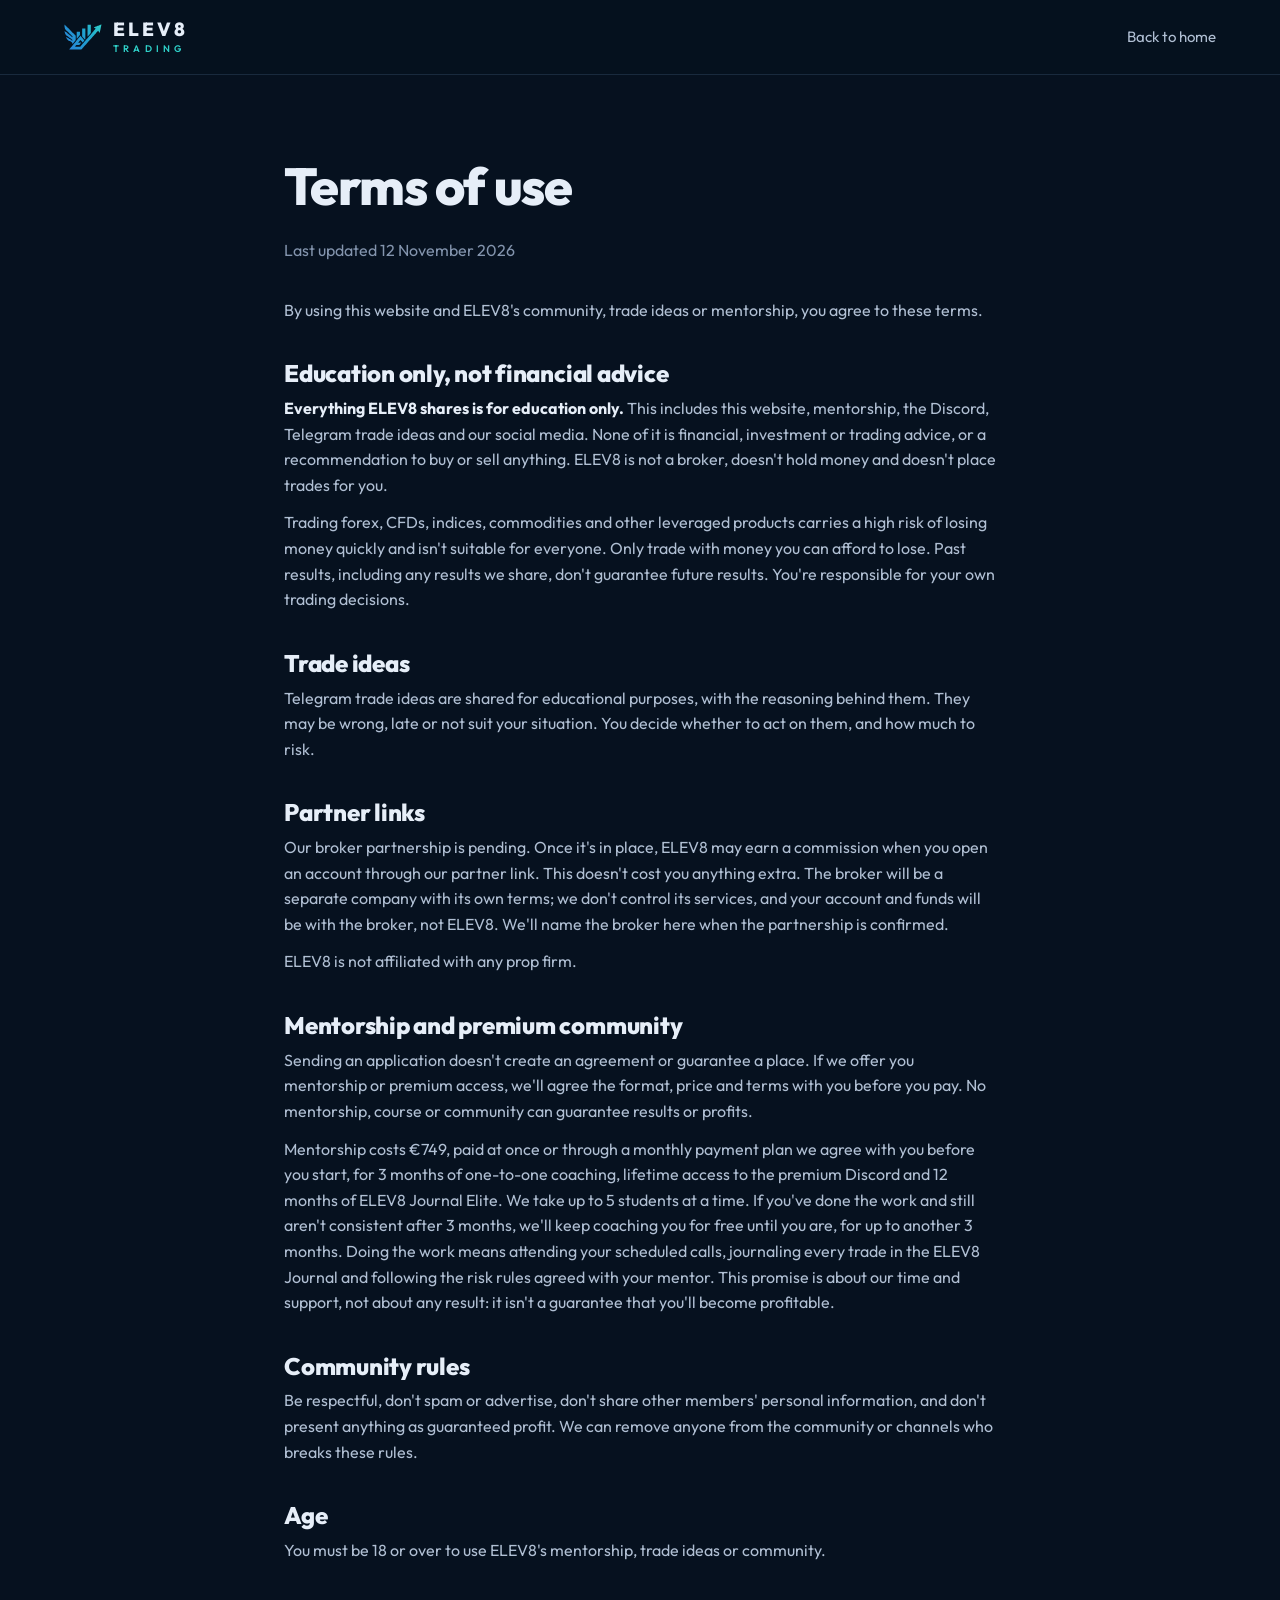
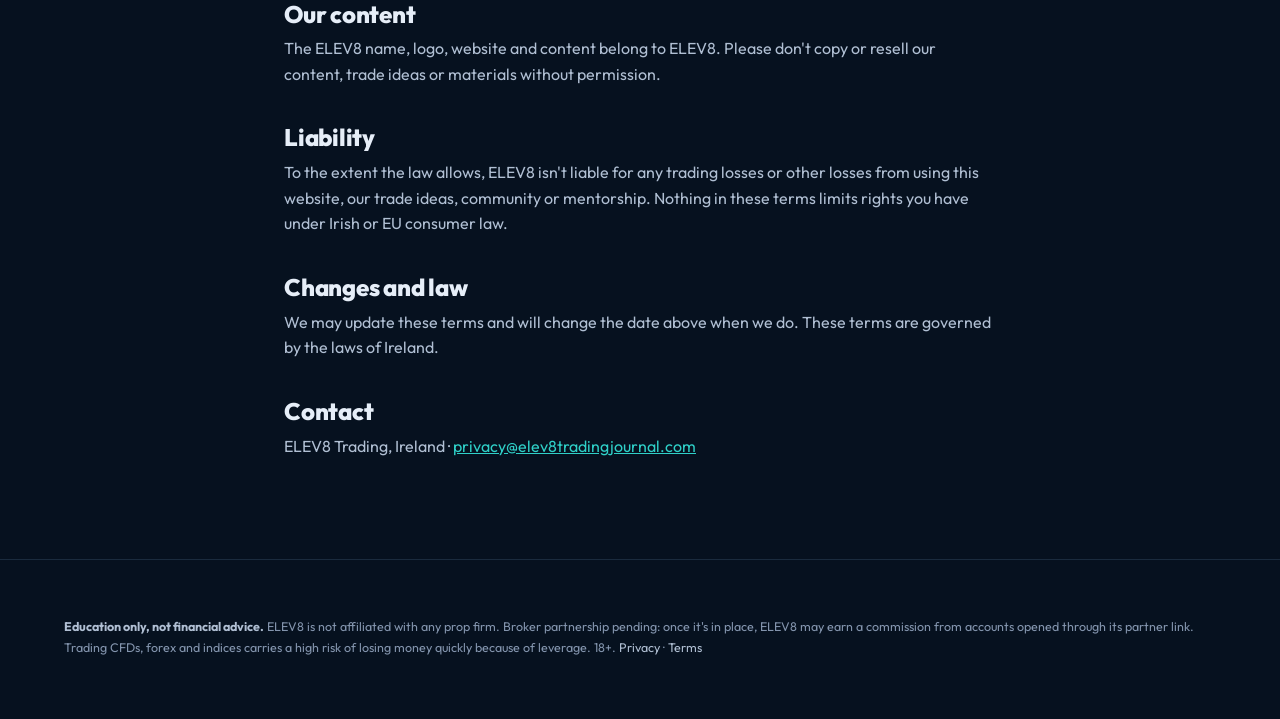
<file: docs/terms/index.html>
<!doctype html>
<html lang="en">
<head>
<meta charset="utf-8">
<meta http-equiv="Content-Security-Policy" content="default-src 'self'; script-src 'self' https://static.cloudflareinsights.com; style-src 'self' 'unsafe-inline'; font-src 'self'; img-src 'self' data:; connect-src https://cloudflareinsights.com; form-action 'none'; base-uri 'self'; object-src 'none'; frame-src 'none'; upgrade-insecure-requests">
<meta name="referrer" content="strict-origin-when-cross-origin">
<script src="../assets/guard.js?v=9ac472e147"></script>
<meta name="viewport" content="width=device-width,initial-scale=1,viewport-fit=cover">
<title>Terms of use · ELEV8 Trading</title>
<meta name="theme-color" content="#06111f">
<link rel="canonical" href="https://elev8trading.app/terms/">
<link rel="icon" href="../assets/mark.svg" type="image/svg+xml">
<link rel="apple-touch-icon" href="../assets/apple-touch-icon.png">
<link rel="stylesheet" href="../assets/fonts.css?v=2f3c7e2cea">
<link rel="stylesheet" href="../assets/style.css?v=dbc4b7163a">
</head>
<body>
<header class="nav"><div class="wrap">
<a class="lg" href="../"><img src="../assets/mark.svg" alt=""><span>ELEV8<small>TRADING</small></span></a>
<span class="sp"></span><a class="ghost" href="../">Back to home</a></div></header>
<main class="doc">
<h1>Terms of use</h1><p class="upd">Last updated 12 November 2026</p>
<p>By using this website and ELEV8's community, trade ideas or mentorship, you agree to these terms.</p>
<h2>Education only, not financial advice</h2>
<p><b>Everything ELEV8 shares is for education only.</b> This includes this website, mentorship, the Discord, Telegram trade ideas and our social media. None of it is financial, investment or trading advice, or a recommendation to buy or sell anything. ELEV8 is not a broker, doesn't hold money and doesn't place trades for you.</p>
<p>Trading forex, CFDs, indices, commodities and other leveraged products carries a high risk of losing money quickly and isn't suitable for everyone. Only trade with money you can afford to lose. Past results, including any results we share, don't guarantee future results. You're responsible for your own trading decisions.</p>
<h2>Trade ideas</h2>
<p>Telegram trade ideas are shared for educational purposes, with the reasoning behind them. They may be wrong, late or not suit your situation. You decide whether to act on them, and how much to risk.</p>
<h2>Partner links</h2>
<p>Our broker partnership is pending. Once it's in place, ELEV8 may earn a commission when you open an account through our partner link. This doesn't cost you anything extra. The broker will be a separate company with its own terms; we don't control its services, and your account and funds will be with the broker, not ELEV8. We'll name the broker here when the partnership is confirmed.</p>
<p>ELEV8 is not affiliated with any prop firm.</p>
<h2>Mentorship and premium community</h2>
<p>Sending an application doesn't create an agreement or guarantee a place. If we offer you mentorship or premium access, we'll agree the format, price and terms with you before you pay. No mentorship, course or community can guarantee results or profits.</p>
<p>Mentorship costs €749, paid at once or through a monthly payment plan we agree with you before you start, for 3 months of one-to-one coaching, lifetime access to the premium Discord and 12 months of ELEV8 Journal Elite. We take up to 5 students at a time. If you've done the work and still aren't consistent after 3 months, we'll keep coaching you for free until you are, for up to another 3 months. Doing the work means attending your scheduled calls, journaling every trade in the ELEV8 Journal and following the risk rules agreed with your mentor. This promise is about our time and support, not about any result: it isn't a guarantee that you'll become profitable.</p>
<h2>Community rules</h2>
<p>Be respectful, don't spam or advertise, don't share other members' personal information, and don't present anything as guaranteed profit. We can remove anyone from the community or channels who breaks these rules.</p>
<h2>Age</h2>
<p>You must be 18 or over to use ELEV8's mentorship, trade ideas or community.</p>
<h2>Our content</h2>
<p>The ELEV8 name, logo, website and content belong to ELEV8. Please don't copy or resell our content, trade ideas or materials without permission.</p>
<h2>Liability</h2>
<p>To the extent the law allows, ELEV8 isn't liable for any trading losses or other losses from using this website, our trade ideas, community or mentorship. Nothing in these terms limits rights you have under Irish or EU consumer law.</p>
<h2>Changes and law</h2>
<p>We may update these terms and will change the date above when we do. These terms are governed by the laws of Ireland.</p>
<h2>Contact</h2>
<p>ELEV8 Trading, Ireland · <a href="mailto:privacy@elev8tradingjournal.com">privacy@elev8tradingjournal.com</a></p>
</main>
<footer><div class="wrap"><div class="legal" style="margin:0;padding:0;border:0"><b style="color:var(--t2)">Education only, not financial advice.</b> ELEV8 is not affiliated with any prop firm. Broker partnership pending: once it's in place, ELEV8 may earn a commission from accounts opened through its partner link. Trading CFDs, forex and indices carries a high risk of losing money quickly because of leverage. 18+. <a href="../privacy/" style="color:var(--t2)">Privacy</a> · <a href="../terms/" style="color:var(--t2)">Terms</a></div></div></footer>
<script defer src="https://static.cloudflareinsights.com/beacon.min.js" data-cf-beacon='{"token": "a91671da31354831ba3f785c05c27e41"}'></script>
</body>
</html>
</file>
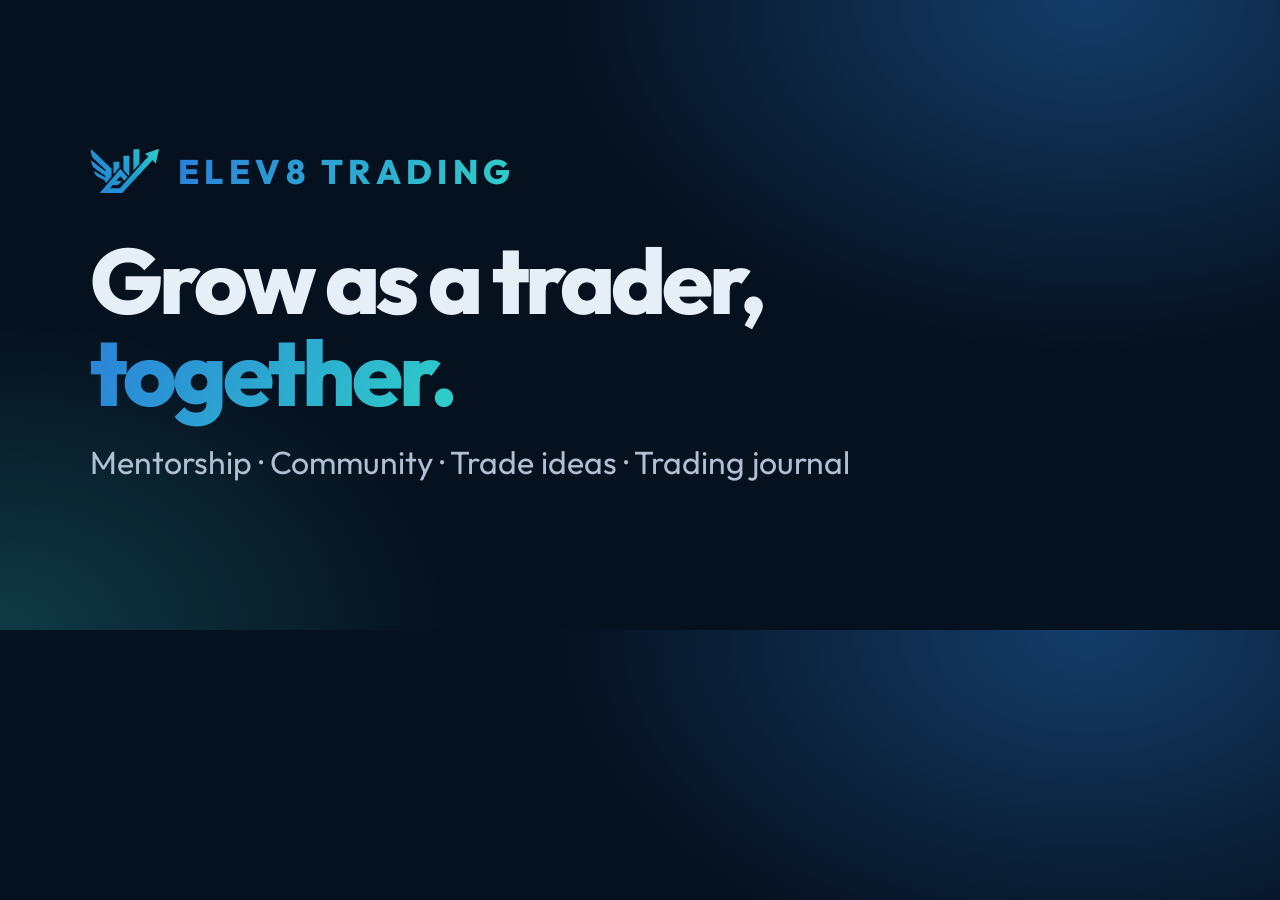
<file: tools/og.html>
<!doctype html><html><head><meta charset="utf-8"><link rel="stylesheet" href="../docs/assets/fonts.css"><style>
body{margin:0;width:1200px;height:630px;overflow:hidden;font-family:Outfit;color:#e6eef8;background:radial-gradient(60% 80% at 85% 0%,rgba(42,127,217,.4),transparent 70%),radial-gradient(50% 70% at 0% 100%,rgba(47,208,200,.22),transparent 70%),#06111f;display:flex;flex-direction:column;justify-content:center;padding:0 90px;box-sizing:border-box}
.lk{display:flex;align-items:center;gap:18px;font-weight:800;letter-spacing:.16em;font-size:34px}.lk img{width:70px}
h1{font-size:92px;font-weight:800;letter-spacing:-.045em;line-height:1;margin:40px 0 24px}
.g{background:linear-gradient(120deg,#2a7fd9,#2fd0c8);-webkit-background-clip:text;color:transparent}
p{font-size:32px;color:#b0bfd3;margin:0}
</style></head><body><div class="lk"><img src="../docs/assets/mark.svg"><span class="g">ELEV8 TRADING</span></div>
<h1>Grow as a trader,<br><span class="g">together.</span></h1><p>Mentorship · Community · Trade ideas · Trading journal</p></body></html>
</file>
<file: docs/assets/fonts.css>
@font-face {
  font-family: 'Outfit';
  font-style: normal;
  font-weight: 300 900;
  font-display: swap;
  src: url(fonts/outfit-latin-ext.woff2) format('woff2');
  unicode-range: U+0100-02BA, U+02BD-02C5, U+02C7-02CC, U+02CE-02D7, U+02DD-02FF, U+0304, U+0308, U+0329, U+1D00-1DBF, U+1E00-1E9F, U+1EF2-1EFF, U+2020, U+20A0-20AB, U+20AD-20C4, U+2113, U+2C60-2C7F, U+A720-A7FF;
}
@font-face {
  font-family: 'Outfit';
  font-style: normal;
  font-weight: 300 900;
  font-display: swap;
  src: url(fonts/outfit-latin.woff2) format('woff2');
  unicode-range: U+0000-00FF, U+0131, U+0152-0153, U+02BB-02BC, U+02C6, U+02DA, U+02DC, U+0304, U+0308, U+0329, U+2000-206F, U+20AC, U+2122, U+2191, U+2193, U+2212, U+2215, U+FEFF, U+FFFD;
}
@font-face {
  font-family: 'JetBrains Mono';
  font-style: normal;
  font-weight: 400 700;
  font-display: swap;
  src: url(fonts/jetbrains-mono-latin.woff2) format('woff2');
  unicode-range: U+0000-00FF, U+0131, U+0152-0153, U+02BB-02BC, U+02C6, U+02DA, U+02DC, U+0304, U+0308, U+0329, U+2000-206F, U+20AC, U+2122, U+2191, U+2193, U+2212, U+2215, U+FEFF, U+FFFD;
}
</file>
<file: docs/assets/style.css>
/* ELEV8 Trading: brand colours and the Outfit font, same as the ELEV8 Journal. */
:root{color-scheme:dark;--ink:#06111f;--ink2:#091729;--card:#0c1a2e;--line:rgba(150,195,245,.14);--text:#e6eef8;--t2:#b0bfd3;--mu:#8394ad;--teal:#2fd0c8;--blue:#2a7fd9;--green:#45e39b;--red:#ff7b8a;
--grad:linear-gradient(120deg,#2a7fd9,#1f9fcf 55%,#2fd0c8)}
*{box-sizing:border-box}html{scroll-behavior:smooth;scroll-padding-top:90px}
body{margin:0;background:var(--ink);color:var(--text);font:400 16px/1.6 Outfit,system-ui,sans-serif;-webkit-font-smoothing:antialiased;overflow-x:hidden}
h1,h2,h3,p{margin:0}a{color:inherit;text-decoration:none}img{display:block;max-width:100%}
button,input,select,textarea{font:inherit;color:inherit}
:focus-visible{outline:2px solid var(--teal);outline-offset:3px}
.wrap{max-width:1200px;margin:0 auto;padding-left:max(24px,env(safe-area-inset-left));padding-right:max(24px,env(safe-area-inset-right))}
.g{background:var(--grad);-webkit-background-clip:text;background-clip:text;color:transparent}
.eb{display:inline-flex;align-items:center;gap:10px;font:600 13px/1 Outfit;letter-spacing:.2em;text-transform:uppercase;color:var(--teal)}
.eb:before{content:"";width:22px;height:2px;border-radius:2px;background:var(--grad)}
.btn{display:inline-flex;align-items:center;justify-content:center;gap:10px;padding:15px 26px;border-radius:999px;font-weight:600;border:1px solid var(--line);background:rgba(150,195,245,.06);white-space:nowrap;cursor:pointer;transition:transform .15s,background .15s}
.btn:hover{transform:translateY(-1px);background:rgba(150,195,245,.1)}
.btn.p{background:var(--grad);color:var(--ink);border-color:transparent;box-shadow:0 14px 40px -14px rgba(47,208,200,.6)}
.btn svg{width:18px;height:18px;stroke:currentColor;fill:none;stroke-width:2;stroke-linecap:round;stroke-linejoin:round}
.btn[aria-disabled=true]{opacity:.55;cursor:default;transform:none}
h2{font-size:clamp(36px,4.8vw,60px);font-weight:800;letter-spacing:-.035em;line-height:1.03}
.lead{color:var(--t2);font-size:18.5px;max-width:560px}
section{padding:120px 0}
.center{text-align:center}.center .lead{margin-left:auto;margin-right:auto}
.alt{background:var(--ink2);border-block:1px solid var(--line)}
/* nav */
.nav{position:sticky;top:0;z-index:5;background:rgba(6,17,31,.94);border-bottom:1px solid var(--line);padding-top:env(safe-area-inset-top)}
.nav .wrap{display:flex;align-items:center;gap:34px;height:74px}
.lg{display:flex;align-items:center;gap:11px;font-weight:800;letter-spacing:.16em;font-size:19px;line-height:1}.lg img{width:38px}.lg small{display:block;font:600 9.5px/1 Outfit;letter-spacing:.44em;color:var(--teal);margin-top:5px}
.nav nav{display:flex;gap:28px;font-size:15px;color:var(--t2)}.nav nav a:hover,.nav .ghost:hover{color:var(--text)}.nav .sp{flex:1}.nav .btn{padding:11px 20px;font-size:14.5px}
.nav .ghost{font-size:15px;color:var(--t2)}
/* hero */
.hero{position:relative;padding:100px 0 120px;overflow:hidden;background:radial-gradient(60% 70% at 85% 10%,rgba(42,127,217,.3),transparent 70%),radial-gradient(45% 55% at 5% 95%,rgba(47,208,200,.16),transparent 70%)}
.hero .wrap{display:grid;grid-template-columns:1.05fr .95fr;gap:40px;align-items:center}
.hello{display:inline-flex;align-items:center;gap:10px;padding:8px 16px 8px 8px;border-radius:999px;background:rgba(47,208,200,.08);border:1px solid rgba(47,208,200,.28);font-size:14.5px;color:#bff3ef}
.hello i{flex:none;width:26px;height:26px;border-radius:50%;background:var(--grad);display:grid;place-items:center}.hello i svg{width:14px;stroke:#06111f;fill:none;stroke-width:2.6;stroke-linecap:round}
.hero h1{font-size:clamp(48px,6.6vw,88px);font-weight:800;letter-spacing:-.045em;line-height:.98;margin:26px 0 24px}
.ctas{display:flex;gap:12px;flex-wrap:wrap;margin-top:36px}
.pills{display:flex;gap:8px;flex-wrap:wrap;margin-top:34px}.pills span{padding:6px 13px;border-radius:999px;border:1px solid rgba(47,208,200,.35);color:var(--teal);font-size:13.5px;font-weight:600}
.scene{position:relative;height:600px}
.phone{position:absolute;left:50%;top:10px;transform:translateX(-50%) rotate(3deg);width:270px;aspect-ratio:393/852;border-radius:44px;padding:9px;background:linear-gradient(160deg,#22344f,#0b1626 60%);box-shadow:0 0 0 1px rgba(150,195,245,.25),0 60px 100px -40px #000,0 0 120px -30px rgba(47,208,200,.45)}
.phone div{width:100%;height:100%;border-radius:36px;overflow:hidden}.phone img{width:100%;height:100%;object-fit:cover;object-position:top}
.fl{position:absolute;display:flex;gap:12px;align-items:center;padding:14px 16px;border-radius:18px;background:rgba(16,34,58,.96);border:1px solid rgba(150,195,245,.2);box-shadow:0 24px 50px -20px #000;font-size:14px;min-width:230px}
.fl .ic{flex:none;width:40px;height:40px;border-radius:12px;display:grid;place-items:center}.fl .ic svg{width:20px;height:20px;fill:none;stroke-width:2;stroke-linecap:round;stroke-linejoin:round}
.fl b{display:block;font-size:14.5px}.fl small{color:var(--mu);font-size:12.5px}
/* values */
.vals .wrap{display:grid;grid-template-columns:repeat(3,1fr)}
.vals .wrap>div{padding:40px 30px;border-left:1px solid var(--line);display:flex;gap:18px}.vals .wrap>div:first-child{border-left:0;padding-left:0}
.ic2{flex:none;width:46px;height:46px;border-radius:14px;display:grid;place-items:center;background:rgba(47,208,200,.1)}.ic2 svg{width:22px;stroke:var(--teal);fill:none;stroke-width:2;stroke-linecap:round;stroke-linejoin:round}
.vals b{display:block;font-size:19px;margin-bottom:4px}.vals p{color:var(--t2);font-size:15px}
/* offers */
.bento{display:grid;grid-template-columns:repeat(6,1fr);gap:18px;margin-top:56px}
.of{position:relative;overflow:hidden;padding:32px;border-radius:28px;background:var(--card);border:1px solid var(--line);display:flex;flex-direction:column}
.of .tp{display:flex;justify-content:space-between;align-items:flex-start;margin-bottom:24px}
.of .ic{width:54px;height:54px;border-radius:16px;display:grid;place-items:center;background:rgba(47,208,200,.1);border:1px solid rgba(47,208,200,.28)}
.of .ic svg{width:26px;stroke:var(--teal);fill:none;stroke-width:1.8;stroke-linecap:round;stroke-linejoin:round}
.badge{font:700 12px Outfit;letter-spacing:.1em;text-transform:uppercase;padding:7px 12px;border-radius:999px;background:rgba(150,195,245,.08);color:var(--t2);border:1px solid var(--line)}
.badge.pr{background:rgba(47,208,200,.12);color:#9ff0ea;border-color:rgba(47,208,200,.45);letter-spacing:.04em}
.flat{max-width:900px;margin:48px auto 0}
.fp{display:grid;grid-template-columns:1fr 1fr;gap:40px;padding:40px;border-radius:30px;background:linear-gradient(var(--card),var(--card)) padding-box,var(--grad) border-box;border:1.5px solid transparent}
.fpl{display:flex;flex-direction:column;align-items:flex-start;gap:14px}
.amt{display:flex;align-items:baseline;gap:10px}.amt b{font-size:72px;font-weight:800;letter-spacing:-.04em;line-height:1}.amt span{color:var(--mu);font-size:18px}
.fpl .btn{margin-top:auto}
.then{display:flex;flex-wrap:wrap;gap:8px}.then span{padding:7px 12px;border-radius:10px;border:1px solid var(--line);background:rgba(150,195,245,.05);color:var(--t2);font-size:14px;font-weight:600}
.inc{list-style:none;margin:0;padding:0;display:grid;gap:12px;align-content:center}
.inc li{display:flex;gap:12px;align-items:center;font-size:16px}
.inc li:before{content:"✓";flex:none;width:24px;height:24px;border-radius:8px;background:var(--grad);color:#06111f;font-size:14px;font-weight:800;display:grid;place-items:center}
.who{text-align:center;font-size:22px;font-weight:800;margin:70px 0 0;color:var(--t2)}
.who+.pathg{margin-top:28px}
@media(max-width:780px){.fp{grid-template-columns:1fr;padding:26px;gap:24px}.amt b{font-size:60px}.fpl .btn{width:100%}.who{margin-top:50px}}
.badge.fr{background:rgba(69,227,155,.1);color:var(--green);border-color:rgba(69,227,155,.35)}
.of h3{font-size:28px;font-weight:800;letter-spacing:-.02em;margin-bottom:10px}.of p{color:var(--t2);font-size:16px}
.of .lnk{margin-top:auto;padding-top:26px;font-weight:600;color:var(--teal);display:inline-flex;align-items:center;gap:8px;align-self:flex-start}.of .lnk svg{width:18px;stroke:currentColor;fill:none;stroke-width:2}
.of .lnk:hover{color:#7fe8e1}
.of.big{grid-column:span 4;background:radial-gradient(70% 90% at 100% 0%,rgba(42,127,217,.28),transparent 70%),var(--card)}
.of.s2{grid-column:span 2}
.lv{display:flex;gap:10px;margin:22px 0 4px;flex-wrap:wrap}.lv span{padding:10px 16px;border-radius:14px;background:rgba(6,17,31,.6);border:1px solid var(--line);font-weight:600;font-size:15px}.lv span i{display:block;font-style:normal;font-size:12px;color:var(--mu);font-weight:500}
.dots{position:absolute;right:-30px;bottom:-30px;width:220px;height:220px;opacity:.5;background-image:radial-gradient(rgba(47,208,200,.5) 1.5px,transparent 1.5px);background-size:18px 18px;-webkit-mask:radial-gradient(circle at 100% 100%,#000,transparent 70%);mask:radial-gradient(circle at 100% 100%,#000,transparent 70%);pointer-events:none}
/* mentorship levels */
.pathg{display:grid;grid-template-columns:repeat(3,1fr);gap:18px;margin-top:56px}
.pc{padding:34px 30px;border-radius:26px;background:var(--card);border:1px solid var(--line)}
.pc .k{font:800 15px Outfit;letter-spacing:.14em;color:var(--teal);text-transform:uppercase}
.pc h3{font-size:26px;font-weight:800;margin:14px 0 10px;letter-spacing:-.02em}.pc p{color:var(--t2);font-size:15.5px}
.pc ul{list-style:none;margin:20px 0 0;padding:0;display:grid;gap:10px;font-size:15px;color:var(--t2)}
.pc li{display:flex;gap:10px}.pc li:before{content:"";flex:none;margin-top:8px;width:8px;height:8px;border-radius:50%;background:var(--grad)}
.pc.mid{background:linear-gradient(var(--card),var(--card)) padding-box,var(--grad) border-box;border:1.5px solid transparent}
.bar{height:6px;border-radius:6px;background:#1c2d47;margin-top:24px;overflow:hidden}.bar i{display:block;height:100%;background:var(--grad);border-radius:6px}
/* apply form */
.apply{display:grid;grid-template-columns:.9fr 1.1fr;gap:60px;align-items:start}
.form{padding:34px;border-radius:28px;background:var(--card);border:1px solid var(--line);display:grid;gap:18px}
.form label{display:grid;gap:8px;font-size:14px;font-weight:600;color:var(--t2)}
.form input[type=text],.form input[type=email],.form textarea{width:100%;padding:14px 16px;border-radius:14px;background:#0a1626;border:1px solid var(--line);font-size:16px;color:var(--text)}
.form textarea{min-height:120px;resize:vertical}
.form input:focus,.form textarea:focus{outline:none;border-color:rgba(47,208,200,.6)}
.form .two{display:grid;grid-template-columns:1fr 1fr;gap:14px}
.seg{display:grid;grid-template-columns:repeat(3,1fr);gap:8px}.seg input{position:absolute;opacity:0;pointer-events:none}
.seg label{display:block;text-align:center;padding:12px 8px;border-radius:12px;border:1px solid var(--line);font-size:15px;cursor:pointer;color:var(--t2)}
.seg input:checked+label{background:rgba(47,208,200,.12);color:var(--teal);border-color:rgba(47,208,200,.45)}
.seg input:focus-visible+label{outline:2px solid var(--teal);outline-offset:2px}
fieldset{border:0;margin:0;padding:0}legend{font-size:14px;font-weight:600;color:var(--t2);margin-bottom:8px;padding:0}
.chk{display:flex!important;grid-template-columns:none;gap:12px!important;align-items:flex-start;font-weight:500!important;font-size:14.5px!important}
.chk input{flex:none;width:20px;height:20px;margin:2px 0 0;accent-color:#2fd0c8}
.chk a{color:var(--teal);text-decoration:underline}
.hp{position:absolute;left:-9999px;width:1px;height:1px;overflow:hidden}
.msg{padding:14px 16px;border-radius:14px;font-size:15px}.msg.err{background:rgba(255,123,138,.1);border:1px solid rgba(255,123,138,.4);color:#ffc2ca}
.done{padding:40px 34px;border-radius:28px;background:var(--card);border:1px solid rgba(69,227,155,.4);text-align:center}
.done .tick{width:64px;height:64px;margin:0 auto 18px;border-radius:50%;background:var(--grad);display:grid;place-items:center}.done .tick svg{width:30px;stroke:#06111f;fill:none;stroke-width:3;stroke-linecap:round;stroke-linejoin:round}
.done h3{font-size:28px;font-weight:800;margin-bottom:10px}.done p{color:var(--t2)}
.side{display:grid;gap:14px;margin-top:34px}
.side div{display:flex;gap:16px;align-items:flex-start;padding:20px;border-radius:20px;background:var(--card);border:1px solid var(--line)}
.side .n{flex:none;width:38px;height:38px;border-radius:12px;display:grid;place-items:center;background:var(--grad);color:var(--ink);font-weight:800}.side b{display:block;font-size:17px}.side span{color:var(--t2);font-size:14.5px}
/* signals */
.sig{display:grid;grid-template-columns:1fr 1fr;gap:60px;align-items:center}
.how3{display:grid;gap:12px;margin-top:30px}
.h3{display:flex;gap:18px;align-items:center;padding:18px 20px;border-radius:18px;background:var(--card);border:1px solid var(--line)}
.h3 .n{flex:none;width:42px;height:42px;border-radius:12px;display:grid;place-items:center;background:var(--grad);color:var(--ink);font-weight:800;font-size:17px}.h3 b{display:block;font-size:17px}.h3 span{color:var(--t2);font-size:14.5px}
.note{margin-top:18px;font-size:13px;color:var(--mu);padding:14px 16px;border-radius:14px;border:1px solid var(--line);line-height:1.55}
.tg{background:#0e1621;border:1px solid var(--line);border-radius:26px;padding:22px;max-width:440px;margin-left:auto}
.tg .bar2{display:flex;align-items:center;gap:12px;padding-bottom:16px;border-bottom:1px solid var(--line)}.tg .av{width:44px;height:44px;border-radius:50%;background:var(--grad);display:grid;place-items:center}.tg .av img{width:26px;filter:brightness(0) invert(.05)}
.tg .bar2 b{display:block}.tg .bar2 small{color:var(--mu)}
.bub{margin-top:14px;padding:14px 16px;border-radius:16px 16px 16px 4px;background:#182533;font-size:15px;line-height:1.55}.bub time{display:block;text-align:right;font-size:11px;color:var(--mu);margin-top:4px}
/* steps */
.start{display:grid;grid-template-columns:repeat(3,1fr);gap:40px;margin-top:60px;position:relative}
.start:before{content:"";position:absolute;left:16%;right:16%;top:34px;border-top:2px dashed rgba(47,208,200,.3)}
.sp1{text-align:center;position:relative}.sp1 .n{width:68px;height:68px;margin:0 auto 22px;border-radius:50%;background:var(--grad);display:grid;place-items:center;font:800 26px Outfit;color:var(--ink);box-shadow:0 0 0 8px var(--ink)}
.sp1 h3{font-size:22px;font-weight:800;margin-bottom:8px}.sp1 p{color:var(--t2);font-size:15.5px;max-width:300px;margin:0 auto}
/* journal */
.jr{display:grid;grid-template-columns:.9fr 1.1fr;gap:60px;align-items:center}
.jr .ph2{display:flex;justify-content:center}
.feat{display:grid;grid-template-columns:1fr 1fr;gap:10px;margin-top:26px}.feat div{padding:14px 16px;border-radius:14px;background:var(--card);border:1px solid var(--line);font-size:14.5px;color:var(--t2)}.feat b{display:block;color:var(--text)}
.plans{display:grid;grid-template-columns:repeat(3,1fr);gap:10px;margin-top:22px}.plans span{padding:14px 16px;border-radius:14px;background:var(--card);border:1px solid var(--line);font-weight:700;font-size:18px}.plans span b{display:block;font-size:13px;font-weight:600;color:var(--mu);letter-spacing:.06em;text-transform:uppercase}.plans .el{background:linear-gradient(var(--card),var(--card)) padding-box,var(--grad) border-box;border:1.5px solid transparent}
.plans.two{grid-template-columns:1fr 1fr}
.plansn{color:var(--mu);font-size:14px;margin-top:10px}.plansn a{color:var(--teal);text-decoration:underline}
.phone.st{position:relative;left:auto;top:auto;transform:rotate(-2deg)}
/* team */
.team{display:grid;grid-template-columns:.9fr 1.1fr;gap:70px;align-items:center}
.photo{position:relative;aspect-ratio:4/5;border-radius:32px;overflow:hidden;background:radial-gradient(80% 60% at 50% 30%,rgba(42,127,217,.35),transparent 70%),linear-gradient(160deg,#16304f,#0a1626);border:1px solid var(--line);display:grid;place-items:center}
.photo>img{width:46%;opacity:.95;margin-bottom:80px}
.photo .nm{position:absolute;left:20px;right:20px;bottom:20px;padding:18px 20px;border-radius:20px;background:rgba(6,17,31,.88);border:1px solid var(--line);display:flex;justify-content:space-between;align-items:center}
.photo .nm b{font-size:22px;display:block}.photo .nm small{color:var(--teal);font-weight:600}
.soc{display:flex;gap:8px}.soc a{width:40px;height:40px;border-radius:12px;display:grid;place-items:center;background:rgba(150,195,245,.08);border:1px solid var(--line)}.soc a:hover{border-color:rgba(47,208,200,.5)}.soc svg{width:18px;stroke:var(--t2);fill:none;stroke-width:1.8;stroke-linecap:round;stroke-linejoin:round}
.quote{font-size:clamp(22px,2.4vw,28px);font-weight:600;line-height:1.35;letter-spacing:-.01em;margin:26px 0 20px}
.facts{display:grid;grid-template-columns:repeat(3,1fr);gap:12px;margin-top:30px}.facts div{padding:18px;border-radius:18px;background:var(--card);border:1px solid var(--line)}.facts small{display:block;color:var(--mu);font-size:13px}.facts b{font-size:17px}
.grow{margin-top:14px;padding:18px 20px;border-radius:18px;border:1.5px dashed rgba(150,195,245,.25);color:var(--t2);font-size:15px}
/* faq */
.faqg{display:grid;grid-template-columns:.8fr 1.2fr;gap:70px}
.qa{border-top:1px solid var(--line)}
.qa details{border-bottom:1px solid var(--line);padding:22px 0}
.qa summary{list-style:none;display:flex;justify-content:space-between;gap:20px;font-size:19px;font-weight:700;cursor:pointer}
.qa summary::-webkit-details-marker{display:none}
.qa summary:after{content:"+";color:var(--teal);font-weight:400;font-size:28px;line-height:.8;transition:transform .2s}
.qa details[open] summary:after{transform:rotate(45deg)}
.qa details p{color:var(--t2);font-size:15.5px;margin-top:12px;max-width:640px}
.qa a{color:var(--teal);text-decoration:underline}
/* cta + footer */
.cta{padding:0 0 120px}.ctab{text-align:center;padding:90px 30px;border-radius:36px;background:radial-gradient(60% 90% at 50% 0%,rgba(42,127,217,.4),transparent 70%),radial-gradient(60% 90% at 50% 100%,rgba(47,208,200,.22),transparent 70%),var(--card);border:1px solid var(--line)}
.ctab img{width:84px;margin:0 auto 26px}.ctab .ctas{justify-content:center}
footer{border-top:1px solid var(--line);padding:56px 0 calc(60px + env(safe-area-inset-bottom));font-size:14px;color:var(--mu)}
.fg{display:grid;grid-template-columns:1.4fr 1fr 1fr 1fr;gap:40px}.fg h4{margin:0 0 14px;color:var(--text);font-size:15px}.fg a{display:block;color:var(--t2);padding:4px 0}.fg a:hover{color:var(--text)}.fg p{margin-top:16px;max-width:300px}
.fg .lg{display:flex;padding:0}
.legal{margin-top:46px;padding-top:26px;border-top:1px solid var(--line);font-size:12.5px;line-height:1.7}
/* legal pages */
.doc{max-width:760px;margin:0 auto;padding:70px 24px 100px}
.doc h1{font-size:clamp(36px,5vw,52px);font-weight:800;letter-spacing:-.03em;margin-bottom:10px}
.doc .upd{color:var(--mu);margin-bottom:34px}
.doc h2{font-size:24px;letter-spacing:-.01em;margin:38px 0 10px}
.doc p,.doc li{color:var(--t2);font-size:16px}.doc p+p{margin-top:12px}.doc ul{padding-left:20px}.doc li{margin:6px 0}
.doc a{color:var(--teal);text-decoration:underline}.doc b{color:var(--text)}
@media(max-width:980px){.bento{grid-template-columns:1fr 1fr}.of.big,.of.s2{grid-column:span 2}.fg{grid-template-columns:1fr 1fr}}
@media(max-width:780px){section{padding:84px 0}.nav nav{display:none}.nav .wrap{gap:18px}.hero{padding:56px 0 70px}
.hero .wrap,.team,.faqg,.apply,.sig,.jr{grid-template-columns:1fr;gap:40px}
.scene{height:560px}.fl{min-width:0;font-size:13px}.vals .wrap,.pathg,.start{grid-template-columns:1fr}
.vals .wrap>div{border-left:0;border-top:1px solid var(--line);padding:26px 0}.vals .wrap>div:first-child{border-top:0}
.start:before{display:none}.facts{grid-template-columns:1fr}.of{padding:26px}.ctab{padding:64px 22px}.form{padding:24px}.form .two{grid-template-columns:1fr}.tg{margin:0}.feat{grid-template-columns:1fr}}
@media(prefers-reduced-motion:reduce){html{scroll-behavior:auto}.btn{transition:none}}
</file>
